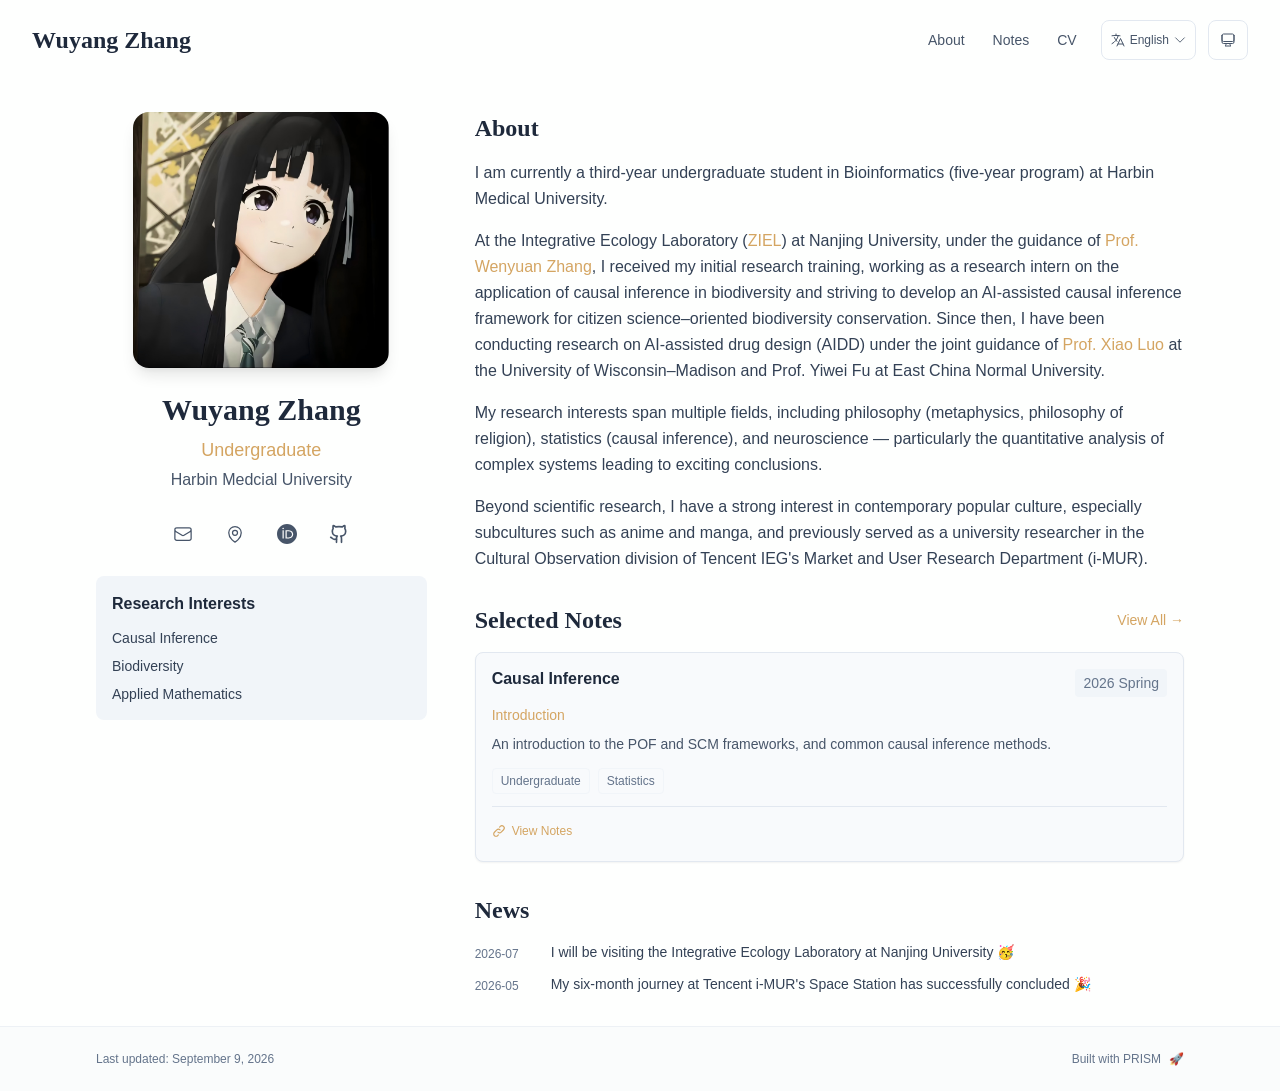
<file: index.html>
<!DOCTYPE html><html lang="en" class="scroll-smooth"><head><meta charSet="utf-8"/><meta name="viewport" content="width=device-width, initial-scale=1"/><link rel="preload" as="image" href="/bio.png"/><link rel="stylesheet" href="/_next/static/css/55840b96568f2dbf.css" data-precedence="next"/><link rel="preload" as="script" fetchPriority="low" href="/_next/static/chunks/webpack-453cfa65acb2a8a8.js"/><script src="/_next/static/chunks/4bd1b696-70b6d399998de86a.js" async=""></script><script src="/_next/static/chunks/684-5aaa8290a129f299.js" async=""></script><script src="/_next/static/chunks/main-app-99e8c8202084f33f.js" async=""></script><script src="/_next/static/chunks/461-a9a5d7b05a71d978.js" async=""></script><script src="/_next/static/chunks/874-6cc630662f3664af.js" async=""></script><script src="/_next/static/chunks/781-565f00b965bb18d8.js" async=""></script><script src="/_next/static/chunks/app/layout-55f086734425e70f.js" async=""></script><script src="/_next/static/chunks/178-595a94b9af1e67b5.js" async=""></script><script src="/_next/static/chunks/748-d096d200744a9fdd.js" async=""></script><script src="/_next/static/chunks/app/page-21c7cf80551a12f3.js" async=""></script><link rel="preload" href="https://www.googletagmanager.com/gtag/js?id=G-JT2E0VYDZC" as="script"/><link rel="icon" href="/bio.png" type="image/svg+xml"/><link rel="dns-prefetch" href="https://jialeliu.com"/><link rel="preconnect" href="https://jialeliu.com" crossorigin=""/><link rel="preload" as="font" type="font/woff2" href="https://jialeliu.com/fonts/georgiab.woff2" crossorigin=""/><script>
              try {
                const theme = localStorage.getItem('theme-storage');
                const parsed = theme ? JSON.parse(theme) : null;
                const setting = parsed?.state?.theme || 'system';
                const prefersDark = typeof window !== 'undefined' && window.matchMedia && window.matchMedia('(prefers-color-scheme: dark)').matches;
                const effective = setting === 'dark' ? 'dark' : (setting === 'light' ? 'light' : (prefersDark ? 'dark' : 'light'));
                var root = document.documentElement;
                root.classList.add(effective);
                root.setAttribute('data-theme', effective);
              } catch (e) {
                var root = document.documentElement;
                root.classList.add('light');
                root.setAttribute('data-theme', 'light');
              }
            </script><script>
    try {
      const cfg = {"enabled":true,"locales":["zh","en"],"defaultLocale":"en","mode":"auto","fixedLocale":"en","persist":true,"switcher":true,"labels":{"zh":"Chinese","en":"English"}};
      const storageKey = 'locale-storage';
      const normalize = (value) => typeof value === 'string' ? value.trim().replace('_', '-').toLowerCase() : '';
      const matchLocale = (candidate) => {
        const normalized = normalize(candidate);
        if (!normalized) return null;
        if (cfg.locales.includes(normalized)) return normalized;
        const language = normalized.split('-')[0];
        if (cfg.locales.includes(language)) return language;
        return null;
      };

      let resolved = null;

      if (!cfg.enabled) {
        resolved = cfg.defaultLocale;
      } else if (cfg.persist) {
        resolved = matchLocale(localStorage.getItem(storageKey));
      }

      if (!resolved) {
        if (cfg.mode === 'fixed') {
          resolved = cfg.fixedLocale;
        } else {
          resolved = matchLocale(navigator.language);
        }
      }

      if (!resolved) {
        resolved = cfg.defaultLocale;
      }

      const root = document.documentElement;
      root.lang = resolved;
      root.setAttribute('data-locale', resolved);

      if (cfg.persist) {
        localStorage.setItem(storageKey, resolved);
      }
    } catch (e) {
      const root = document.documentElement;
      root.lang = 'en';
      root.setAttribute('data-locale', 'en');
    }
  </script><title>Wuyang Zhang</title><meta name="description" content="PhD student at the University of Example."/><meta name="author" content="Wuyang Zhang"/><meta name="keywords" content="Wuyang Zhang,PhD,Research,Harbin Medcial University"/><meta name="creator" content="Wuyang Zhang"/><meta name="publisher" content="Wuyang Zhang"/><meta property="og:title" content="Wuyang Zhang"/><meta property="og:description" content="PhD student at the University of Example."/><meta property="og:site_name" content="Wuyang Zhang&#x27;s Academic Website"/><meta property="og:locale" content="en_US"/><meta property="og:type" content="website"/><meta name="twitter:card" content="summary"/><meta name="twitter:title" content="Wuyang Zhang"/><meta name="twitter:description" content="PhD student at the University of Example."/><link rel="icon" href="/bio.png"/><script>document.querySelectorAll('body link[rel="icon"], body link[rel="apple-touch-icon"]').forEach(el => document.head.appendChild(el))</script><script src="/_next/static/chunks/polyfills-42372ed130431b0a.js" noModule=""></script></head><body class="font-sans antialiased"><div style="visibility:hidden"><nav class="fixed top-0 left-0 right-0 z-50" data-headlessui-state=""><div class="transition-all duration-300 ease-out bg-transparent" style="transform:translateY(-100px)"><div class="max-w-7xl mx-auto px-4 sm:px-6 lg:px-8"><div class="flex justify-between items-center h-16 lg:h-20"><div class="flex-shrink-0" tabindex="0"><a class="text-xl lg:text-2xl font-serif font-semibold text-primary hover:text-accent transition-colors duration-200" href="/">Wuyang Zhang</a></div><div class="hidden lg:block"><div class="ml-10 flex items-center space-x-3"><div class="relative flex items-baseline space-x-1"><a data-nav-href="/" class="relative px-3 py-2 text-sm font-medium rounded-lg transition-colors duration-150 text-primary" href="/">About</a><a data-nav-href="/notes" class="relative px-3 py-2 text-sm font-medium rounded-lg transition-colors duration-150 text-neutral-600" href="/notes/">Notes</a><a data-nav-href="/cv" class="relative px-3 py-2 text-sm font-medium rounded-lg transition-colors duration-150 text-neutral-600" href="/cv/">CV</a></div><div class="flex items-center justify-center w-14 h-10 rounded-lg border border-neutral-200 dark:border-[rgba(148,163,184,0.24)] bg-background dark:bg-neutral-800"><div class="w-6 h-4 rounded bg-neutral-300 animate-pulse"></div></div><div class="flex items-center justify-center w-10 h-10 rounded-lg border border-neutral-200 dark:border-[rgba(148,163,184,0.24)] bg-background dark:bg-neutral-800"><div class="w-4 h-4 rounded-full bg-neutral-300 animate-pulse"></div></div></div></div><div class="lg:hidden flex items-center space-x-2"><div class="flex items-center justify-center w-14 h-10 rounded-lg border border-neutral-200 dark:border-[rgba(148,163,184,0.24)] bg-background dark:bg-neutral-800"><div class="w-6 h-4 rounded bg-neutral-300 animate-pulse"></div></div><div class="flex items-center justify-center w-10 h-10 rounded-lg border border-neutral-200 dark:border-[rgba(148,163,184,0.24)] bg-background dark:bg-neutral-800"><div class="w-4 h-4 rounded-full bg-neutral-300 animate-pulse"></div></div><button class="inline-flex items-center justify-center p-2 rounded-md text-neutral-600 hover:text-primary hover:bg-neutral-100 dark:hover:bg-neutral-800 focus:outline-none focus:ring-2 focus:ring-inset focus:ring-accent transition-colors duration-200" id="headlessui-disclosure-button-«Rv5lb»" type="button" aria-expanded="false" data-headlessui-state=""><span class="sr-only">Open main menu</span><div><svg xmlns="http://www.w3.org/2000/svg" fill="none" viewBox="0 0 24 24" stroke-width="1.5" stroke="currentColor" aria-hidden="true" data-slot="icon" class="block h-6 w-6"><path stroke-linecap="round" stroke-linejoin="round" d="M3.75 6.75h16.5M3.75 12h16.5m-16.5 5.25h16.5"></path></svg></div></button></div></div></div></div></nav><main class="min-h-screen pt-16 lg:pt-20"><div class="max-w-6xl mx-auto px-4 sm:px-6 lg:px-8 py-8 bg-background min-h-screen"><div class="grid grid-cols-1 lg:grid-cols-3 gap-12"><div class="lg:col-span-1"><div class="sticky top-8" style="opacity:0;transform:translateY(20px)"><div class="w-64 h-64 mx-auto mb-6 rounded-2xl overflow-hidden shadow-lg hover:shadow-xl transition-all duration-200 hover:scale-105"><img alt="Wuyang Zhang" width="256" height="256" decoding="async" data-nimg="1" class="w-full h-full object-cover object-[32%_center]" style="color:transparent" src="/bio.png"/></div><div class="text-center mb-6"><h1 class="text-3xl font-serif font-bold text-primary mb-2">Wuyang Zhang</h1><p class="text-lg text-accent font-medium mb-1">Undergraduate</p><p class="text-neutral-600 mb-2">Harbin Medcial University</p></div><div class="flex flex-wrap justify-center gap-3 sm:gap-4 mb-6 relative px-2"><div class="relative"><button class="p-2 sm:p-2 transition-colors duration-200 text-neutral-600 dark:text-neutral-400 hover:text-accent" aria-label="Email"><svg xmlns="http://www.w3.org/2000/svg" fill="none" viewBox="0 0 24 24" stroke-width="1.5" stroke="currentColor" aria-hidden="true" data-slot="icon" class="h-5 w-5"><path stroke-linecap="round" stroke-linejoin="round" d="M21.75 6.75v10.5a2.25 2.25 0 0 1-2.25 2.25h-15a2.25 2.25 0 0 1-2.25-2.25V6.75m19.5 0A2.25 2.25 0 0 0 19.5 4.5h-15a2.25 2.25 0 0 0-2.25 2.25m19.5 0v.243a2.25 2.25 0 0 1-1.07 1.916l-7.5 4.615a2.25 2.25 0 0 1-2.36 0L3.32 8.91a2.25 2.25 0 0 1-1.07-1.916V6.75"></path></svg></button></div><div class="relative"><button class="p-2 sm:p-2 transition-colors duration-200 text-neutral-600 dark:text-neutral-400 hover:text-accent" aria-label="Location"><svg xmlns="http://www.w3.org/2000/svg" fill="none" viewBox="0 0 24 24" stroke-width="1.5" stroke="currentColor" aria-hidden="true" data-slot="icon" class="h-5 w-5"><path stroke-linecap="round" stroke-linejoin="round" d="M15 10.5a3 3 0 1 1-6 0 3 3 0 0 1 6 0Z"></path><path stroke-linecap="round" stroke-linejoin="round" d="M19.5 10.5c0 7.142-7.5 11.25-7.5 11.25S4.5 17.642 4.5 10.5a7.5 7.5 0 1 1 15 0Z"></path></svg></button></div><a href="https://orcid.org/0009-0001-8119-7524" target="_blank" rel="noopener noreferrer" class="p-2 sm:p-2 text-neutral-600 dark:text-neutral-400 hover:text-accent transition-colors duration-200" aria-label="ORCID"><svg viewBox="0 0 24 24" fill="currentColor" class="h-5 w-5" xmlns="http://www.w3.org/2000/svg"><path d="M12 0C5.372 0 0 5.372 0 12s5.372 12 12 12 12-5.372 12-12S18.628 0 12 0zM7.369 4.378c.525 0 .947.431.947.947s-.422.947-.947.947a.95.95 0 0 1-.947-.947c0-.525.422-.947.947-.947zm-.722 3.038h1.444v10.041H6.647V7.416zm3.562 0h3.9c3.712 0 5.344 2.653 5.344 5.025 0 2.578-2.016 5.025-5.325 5.025h-3.919V7.416zm1.444 1.303v7.444h2.297c3.272 0 4.022-2.484 4.022-3.722 0-2.016-1.284-3.722-4.097-3.722h-2.222z"></path></svg></a><a href="https://github.com/Gloridew" target="_blank" rel="noopener noreferrer" class="p-2 sm:p-2 text-neutral-600 dark:text-neutral-400 hover:text-accent transition-colors duration-200" aria-label="GitHub"><svg xmlns="http://www.w3.org/2000/svg" width="24" height="24" viewBox="0 0 24 24" fill="none" stroke="currentColor" stroke-width="2" stroke-linecap="round" stroke-linejoin="round" class="lucide lucide-github h-5 w-5" aria-hidden="true"><path d="M15 22v-4a4.8 4.8 0 0 0-1-3.5c3 0 6-2 6-5.5.08-1.25-.27-2.48-1-3.5.28-1.15.28-2.35 0-3.5 0 0-1 0-3 1.5-2.64-.5-5.36-.5-8 0C6 2 5 2 5 2c-.3 1.15-.3 2.35 0 3.5A5.403 5.403 0 0 0 4 9c0 3.5 3 5.5 6 5.5-.39.49-.68 1.05-.85 1.65-.17.6-.22 1.23-.15 1.85v4"></path><path d="M9 18c-4.51 2-5-2-7-2"></path></svg></a></div><div class="bg-neutral-100 dark:bg-neutral-800 rounded-lg p-4 mb-6 hover:shadow-lg transition-all duration-200 hover:scale-[1.02]"><h3 class="font-semibold text-primary mb-3">Research Interests</h3><div class="space-y-2 text-sm text-neutral-700 dark:text-neutral-500"><div>Causal Inference</div><div>Biodiversity</div><div>Applied Mathematics</div></div></div></div></div><div class="lg:col-span-2 space-y-8"><section id="about" class="scroll-mt-24 space-y-8"><section style="opacity:0;transform:translateY(20px)"><h2 class="text-2xl font-serif font-bold text-primary mb-4">About</h2><div class="text-neutral-700 dark:text-neutral-600 leading-relaxed"><p class="mb-4 last:mb-0">I am currently a third-year undergraduate student in Bioinformatics (five-year program) at Harbin Medical University.</p>
<p class="mb-4 last:mb-0">At the Integrative Ecology Laboratory (<a href="https://wenyuanzhang.com" node="[object Object]" target="_blank" rel="noopener noreferrer" class="text-accent font-medium transition-all duration-200 rounded hover:bg-accent/10 hover:shadow-sm">ZIEL</a>) at Nanjing University, under the guidance of <a href="https://wenyuanzhang.com" node="[object Object]" target="_blank" rel="noopener noreferrer" class="text-accent font-medium transition-all duration-200 rounded hover:bg-accent/10 hover:shadow-sm">Prof. Wenyuan Zhang</a>, I received my initial research training, working as a research intern on the application of causal inference in biodiversity and striving to develop an AI-assisted causal inference framework for citizen science–oriented biodiversity conservation. Since then, I have been conducting research on AI-assisted drug design (AIDD) under the joint guidance of <a href="https://luoxiao12.github.io/" node="[object Object]" target="_blank" rel="noopener noreferrer" class="text-accent font-medium transition-all duration-200 rounded hover:bg-accent/10 hover:shadow-sm">Prof. Xiao Luo</a> at the University of Wisconsin–Madison and Prof. Yiwei Fu at East China Normal University.</p>
<p class="mb-4 last:mb-0">My research interests span multiple fields, including philosophy (metaphysics, philosophy of religion), statistics (causal inference), and neuroscience — particularly the quantitative analysis of complex systems leading to exciting conclusions.</p>
<p class="mb-4 last:mb-0">Beyond scientific research, I have a strong interest in contemporary popular culture, especially subcultures such as anime and manga, and previously served as a university researcher in the Cultural Observation division of Tencent IEG&#x27;s Market and User Research Department (i-MUR).</p></div></section><section style="opacity:0;transform:translateY(20px)"><div class="flex items-center justify-between mb-4"><h2 class="text-2xl font-serif font-bold text-primary">Selected Notes</h2><a class="text-accent hover:text-accent-dark text-sm font-medium transition-all duration-200 rounded hover:bg-accent/10 hover:shadow-sm" href="/notes/">View All<!-- --> →</a></div><div class="space-y-4"><div class="bg-neutral-50 dark:bg-neutral-800 p-4 rounded-lg shadow-sm border border-neutral-200 dark:border-[rgba(148,163,184,0.24)] hover:shadow-lg transition-all duration-200 hover:scale-[1.02]" style="opacity:0;transform:translateY(20px)"><div class="flex justify-between items-start mb-2"><h3 class="font-semibold text-primary leading-tight">Causal Inference</h3><span class="text-sm text-neutral-500 font-medium bg-neutral-100 dark:bg-neutral-800 px-2 py-1 rounded ml-2 shrink-0">2026 Spring</span></div><p class="text-sm text-accent font-medium mb-2">Introduction</p><div class="text-sm text-neutral-600 dark:text-neutral-500 leading-relaxed line-clamp-3"><p class="mb-3 last:mb-0">An introduction to the POF and SCM frameworks, and common causal inference methods.</p></div><div class="flex flex-wrap gap-2 mt-3"><span class="text-xs text-neutral-500 bg-neutral-50 dark:bg-neutral-800/50 px-2 py-1 rounded border border-neutral-100 dark:border-neutral-800">Undergraduate</span><span class="text-xs text-neutral-500 bg-neutral-50 dark:bg-neutral-800/50 px-2 py-1 rounded border border-neutral-100 dark:border-neutral-800">Statistics</span></div><div class="mt-3 pt-3 border-t border-neutral-200 dark:border-[rgba(148,163,184,0.16)]"><a href="https://drive.google.com/file/d/1H-NhKvjM-PzD1nAyXTvztYfgsQd-P7fM/view?usp=drive_link" target="_blank" rel="noopener noreferrer" class="inline-flex items-center gap-1.5 text-xs text-accent hover:text-accent-dark font-medium transition-all duration-200 rounded hover:bg-accent/10 px-2 py-1 -ml-2"><svg class="w-3.5 h-3.5" fill="none" viewBox="0 0 24 24" stroke="currentColor" stroke-width="2"><path stroke-linecap="round" stroke-linejoin="round" d="M13.828 10.172a4 4 0 00-5.656 0l-4 4a4 4 0 105.656 5.656l1.102-1.101m-.758-4.899a4 4 0 005.656 0l4-4a4 4 0 00-5.656-5.656l-1.1 1.1"></path></svg>View Notes</a></div></div></div></section><section style="opacity:0;transform:translateY(20px)"><h2 class="text-2xl font-serif font-bold text-primary mb-4">News</h2><div class="space-y-3"><div class="flex items-start space-x-3"><span class="text-xs text-neutral-500 mt-1 w-16 flex-shrink-0">2026-07</span><p class="text-sm text-neutral-700">I will be visiting the Integrative Ecology Laboratory at Nanjing University 🥳</p></div><div class="flex items-start space-x-3"><span class="text-xs text-neutral-500 mt-1 w-16 flex-shrink-0">2026-05</span><p class="text-sm text-neutral-700">My six-month journey at Tencent i-MUR&#x27;s Space Station has successfully concluded 🎉</p></div></div></section></section></div></div></div><!--$--><!--/$--><!--$--><!--/$--></main><footer class="border-t border-neutral-200/50 bg-neutral-50/50 dark:bg-neutral-900/50 dark:border-neutral-700/50"><div class="max-w-6xl mx-auto px-4 sm:px-6 lg:px-8 py-6"><div class="flex flex-col sm:flex-row justify-between items-center gap-2"><p class="text-xs text-neutral-500">Last updated<!-- -->: <!-- -->September 9, 2026</p><p class="text-xs text-neutral-500 flex items-center"><a href="https://github.com/xyjoey/PRISM" target="_blank" rel="noopener noreferrer">Built with PRISM</a><span class="ml-2">🚀</span></p></div></div></footer></div><script src="/_next/static/chunks/webpack-453cfa65acb2a8a8.js" async=""></script><script>(self.__next_f=self.__next_f||[]).push([0])</script><script>self.__next_f.push([1,"1:\"$Sreact.fragment\"\n3:I[9243,[\"461\",\"static/chunks/461-a9a5d7b05a71d978.js\",\"874\",\"static/chunks/874-6cc630662f3664af.js\",\"781\",\"static/chunks/781-565f00b965bb18d8.js\",\"177\",\"static/chunks/app/layout-55f086734425e70f.js\"],\"\"]\n4:I[3719,[\"461\",\"static/chunks/461-a9a5d7b05a71d978.js\",\"874\",\"static/chunks/874-6cc630662f3664af.js\",\"781\",\"static/chunks/781-565f00b965bb18d8.js\",\"177\",\"static/chunks/app/layout-55f086734425e70f.js\"],\"ThemeProvider\"]\n5:I[310,[\"461\",\"static/chunks/461-a9a5d7b05a71d978.js\",\"874\",\"static/chunks/874-6cc630662f3664af.js\",\"781\",\"static/chunks/781-565f00b965bb18d8.js\",\"177\",\"static/chunks/app/layout-55f086734425e70f.js\"],\"LocaleProvider\"]\n6:I[4574,[\"461\",\"static/chunks/461-a9a5d7b05a71d978.js\",\"874\",\"static/chunks/874-6cc630662f3664af.js\",\"781\",\"static/chunks/781-565f00b965bb18d8.js\",\"177\",\"static/chunks/app/layout-55f086734425e70f.js\"],\"default\"]\n7:I[7555,[],\"\"]\n8:I[1295,[],\"\"]\n9:I[2548,[\"461\",\"static/chunks/461-a9a5d7b05a71d978.js\",\"874\",\"static/chunks/874-6cc630662f3664af.js\",\"781\",\"static/chunks/781-565f00b965bb18d8.js\",\"177\",\"static/chunks/app/layout-55f086734425e70f.js\"],\"default\"]\na:I[2983,[\"461\",\"static/chunks/461-a9a5d7b05a71d978.js\",\"178\",\"static/chunks/178-595a94b9af1e67b5.js\",\"874\",\"static/chunks/874-6cc630662f3664af.js\",\"748\",\"static/chunks/748-d096d200744a9fdd.js\",\"974\",\"static/chunks/app/page-21c7cf80551a12f3.js\"],\"default\"]\nc:I[9665,[],\"MetadataBoundary\"]\ne:I[9665,[],\"OutletBoundary\"]\n11:I[4911,[],\"AsyncMetadataOutlet\"]\n13:I[9665,[],\"ViewportBoundary\"]\n15:I[6614,[],\"\"]\n:HL[\"/_next/static/css/55840b96568f2dbf.css\",\"style\"]\n2:T5d8,\n    try {\n      const cfg = {\"enabled\":true,\"locales\":[\"zh\",\"en\"],\"defaultLocale\":\"en\",\"mode\":\"auto\",\"fixedLocale\":\"en\",\"persist\":true,\"switcher\":true,\"labels\":{\"zh\":\"Chinese\",\"en\":\"English\"}};\n      const storageKey = 'locale-storage';\n      const normalize = (value) =\u003e typeof value === 'string' ? value.trim().replace('_', '-').toLowerCase() : '';\n      const matchLocale = (candidate) =\u003e {\n        const normalized = normalize(candidate);\n        if (!no"])</script><script>self.__next_f.push([1,"rmalized) return null;\n        if (cfg.locales.includes(normalized)) return normalized;\n        const language = normalized.split('-')[0];\n        if (cfg.locales.includes(language)) return language;\n        return null;\n      };\n\n      let resolved = null;\n\n      if (!cfg.enabled) {\n        resolved = cfg.defaultLocale;\n      } else if (cfg.persist) {\n        resolved = matchLocale(localStorage.getItem(storageKey));\n      }\n\n      if (!resolved) {\n        if (cfg.mode === 'fixed') {\n          resolved = cfg.fixedLocale;\n        } else {\n          resolved = matchLocale(navigator.language);\n        }\n      }\n\n      if (!resolved) {\n        resolved = cfg.defaultLocale;\n      }\n\n      const root = document.documentElement;\n      root.lang = resolved;\n      root.setAttribute('data-locale', resolved);\n\n      if (cfg.persist) {\n        localStorage.setItem(storageKey, resolved);\n      }\n    } catch (e) {\n      const root = document.documentElement;\n      root.lang = 'en';\n      root.setAttribute('data-locale', 'en');\n    }\n  b:T520,I am currently a third-year undergraduate student in Bioinformatics (five-year program) at Harbin Medical University.\n\nAt the Integrative Ecology Laboratory ([ZIEL](https://wenyuanzhang.com)) at Nanjing University, under the guidance of [Prof. Wenyuan Zhang](https://wenyuanzhang.com), I received my initial research training, working as a research intern on the application of causal inference in biodiversity and striving to develop an AI-assisted causal inference framework for citizen science–oriented biodiversity conservation. Since then, I have been conducting research on AI-assisted drug design (AIDD) under the joint guidance of [Prof. Xiao Luo](https://luoxiao12.github.io/) at the University of Wisconsin–Madison and Prof. Yiwei Fu at East China Normal University.\n\nMy research interests span multiple fields, including philosophy (metaphysics, philosophy of religion), statistics (causal inference), and neuroscience — particularly the quantitative analysis of complex systems leading "])</script><script>self.__next_f.push([1,"to exciting conclusions.\n\nBeyond scientific research, I have a strong interest in contemporary popular culture, especially subcultures such as anime and manga, and previously served as a university researcher in the Cultural Observation division of Tencent IEG's Market and User Research Department (i-MUR).\n"])</script><script>self.__next_f.push([1,"0:{\"P\":null,\"b\":\"-GCO3yZUsykt7FlU0vhbd\",\"p\":\"\",\"c\":[\"\",\"\"],\"i\":false,\"f\":[[[\"\",{\"children\":[\"__PAGE__\",{}]},\"$undefined\",\"$undefined\",true],[\"\",[\"$\",\"$1\",\"c\",{\"children\":[[[\"$\",\"link\",\"0\",{\"rel\":\"stylesheet\",\"href\":\"/_next/static/css/55840b96568f2dbf.css\",\"precedence\":\"next\",\"crossOrigin\":\"$undefined\",\"nonce\":\"$undefined\"}]],[\"$\",\"html\",null,{\"lang\":\"en\",\"className\":\"scroll-smooth\",\"suppressHydrationWarning\":true,\"children\":[[\"$\",\"head\",null,{\"children\":[[\"$\",\"link\",null,{\"rel\":\"icon\",\"href\":\"/bio.png\",\"type\":\"image/svg+xml\"}],[\"$\",\"link\",null,{\"rel\":\"dns-prefetch\",\"href\":\"https://jialeliu.com\"}],[\"$\",\"link\",null,{\"rel\":\"preconnect\",\"href\":\"https://jialeliu.com\",\"crossOrigin\":\"\"}],[\"$\",\"link\",null,{\"rel\":\"preload\",\"as\":\"font\",\"type\":\"font/woff2\",\"href\":\"https://jialeliu.com/fonts/georgiab.woff2\",\"crossOrigin\":\"\"}],[\"$\",\"script\",null,{\"dangerouslySetInnerHTML\":{\"__html\":\"\\n              try {\\n                const theme = localStorage.getItem('theme-storage');\\n                const parsed = theme ? JSON.parse(theme) : null;\\n                const setting = parsed?.state?.theme || 'system';\\n                const prefersDark = typeof window !== 'undefined' \u0026\u0026 window.matchMedia \u0026\u0026 window.matchMedia('(prefers-color-scheme: dark)').matches;\\n                const effective = setting === 'dark' ? 'dark' : (setting === 'light' ? 'light' : (prefersDark ? 'dark' : 'light'));\\n                var root = document.documentElement;\\n                root.classList.add(effective);\\n                root.setAttribute('data-theme', effective);\\n              } catch (e) {\\n                var root = document.documentElement;\\n                root.classList.add('light');\\n                root.setAttribute('data-theme', 'light');\\n              }\\n            \"}}],[\"$\",\"script\",null,{\"dangerouslySetInnerHTML\":{\"__html\":\"$2\"}}]]}],[\"$\",\"body\",null,{\"className\":\"font-sans antialiased\",\"children\":[[[\"$\",\"$L3\",null,{\"src\":\"https://www.googletagmanager.com/gtag/js?id=G-JT2E0VYDZC\",\"strategy\":\"afterInteractive\"}],[\"$\",\"$L3\",null,{\"id\":\"google-analytics\",\"strategy\":\"afterInteractive\",\"children\":\"\\n                if (window.location.hostname === 'gloridew.github.io') {\\n                  window.dataLayer = window.dataLayer || [];\\n                  function gtag() { window.dataLayer.push(arguments); }\\n                  window.gtag = gtag;\\n                  gtag('js', new Date());\\n                  gtag('config', 'G-JT2E0VYDZC');\\n                }\\n              \"}]],[\"$\",\"$L4\",null,{\"children\":[\"$\",\"$L5\",null,{\"config\":{\"enabled\":true,\"locales\":[\"zh\",\"en\"],\"defaultLocale\":\"en\",\"mode\":\"auto\",\"fixedLocale\":\"en\",\"persist\":true,\"switcher\":true,\"labels\":{\"zh\":\"Chinese\",\"en\":\"English\"}},\"children\":[[\"$\",\"$L6\",null,{\"items\":[{\"title\":\"About\",\"type\":\"page\",\"target\":\"about\",\"href\":\"/\"},{\"title\":\"Notes\",\"type\":\"page\",\"target\":\"notes\",\"href\":\"/notes\"},{\"title\":\"CV\",\"type\":\"page\",\"target\":\"cv\",\"href\":\"/cv\"}],\"siteTitle\":\"Wuyang Zhang\",\"enableOnePageMode\":false,\"i18n\":\"$0:f:0:1:1:props:children:1:props:children:1:props:children:1:props:children:props:config\",\"itemsByLocale\":{\"zh\":[{\"title\":\"关于我\",\"type\":\"page\",\"target\":\"about\",\"href\":\"/\"},{\"title\":\"笔记\",\"type\":\"page\",\"target\":\"notes\",\"href\":\"/notes\"},{\"title\":\"简历\",\"type\":\"page\",\"target\":\"cv\",\"href\":\"/cv\"}],\"en\":[{\"title\":\"About\",\"type\":\"page\",\"target\":\"about\",\"href\":\"/\"},{\"title\":\"Notes\",\"type\":\"page\",\"target\":\"notes\",\"href\":\"/notes\"},{\"title\":\"CV\",\"type\":\"page\",\"target\":\"cv\",\"href\":\"/cv\"}]},\"siteTitleByLocale\":{\"zh\":\"张武阳\",\"en\":\"Wuyang Zhang\"}}],[\"$\",\"main\",null,{\"className\":\"min-h-screen pt-16 lg:pt-20\",\"children\":[\"$\",\"$L7\",null,{\"parallelRouterKey\":\"children\",\"error\":\"$undefined\",\"errorStyles\":\"$undefined\",\"errorScripts\":\"$undefined\",\"template\":[\"$\",\"$L8\",null,{}],\"templateStyles\":\"$undefined\",\"templateScripts\":\"$undefined\",\"notFound\":[[[\"$\",\"title\",null,{\"children\":\"404: This page could not be found.\"}],[\"$\",\"div\",null,{\"style\":{\"fontFamily\":\"system-ui,\\\"Segoe UI\\\",Roboto,Helvetica,Arial,sans-serif,\\\"Apple Color Emoji\\\",\\\"Segoe UI Emoji\\\"\",\"height\":\"100vh\",\"textAlign\":\"center\",\"display\":\"flex\",\"flexDirection\":\"column\",\"alignItems\":\"center\",\"justifyContent\":\"center\"},\"children\":[\"$\",\"div\",null,{\"children\":[[\"$\",\"style\",null,{\"dangerouslySetInnerHTML\":{\"__html\":\"body{color:#000;background:#fff;margin:0}.next-error-h1{border-right:1px solid rgba(0,0,0,.3)}@media (prefers-color-scheme:dark){body{color:#fff;background:#000}.next-error-h1{border-right:1px solid rgba(255,255,255,.3)}}\"}}],[\"$\",\"h1\",null,{\"className\":\"next-error-h1\",\"style\":{\"display\":\"inline-block\",\"margin\":\"0 20px 0 0\",\"padding\":\"0 23px 0 0\",\"fontSize\":24,\"fontWeight\":500,\"verticalAlign\":\"top\",\"lineHeight\":\"49px\"},\"children\":404}],[\"$\",\"div\",null,{\"style\":{\"display\":\"inline-block\"},\"children\":[\"$\",\"h2\",null,{\"style\":{\"fontSize\":14,\"fontWeight\":400,\"lineHeight\":\"49px\",\"margin\":0},\"children\":\"This page could not be found.\"}]}]]}]}]],[]],\"forbidden\":\"$undefined\",\"unauthorized\":\"$undefined\"}]}],[\"$\",\"$L9\",null,{\"lastUpdated\":\"September 9, 2026\",\"lastUpdatedByLocale\":{\"zh\":\"2026年9月9日\",\"en\":\"September 9, 2026\"},\"defaultLocale\":\"en\"}]]}]}]]}]]}]]}],{\"children\":[\"__PAGE__\",[\"$\",\"$1\",\"c\",{\"children\":[[\"$\",\"$La\",null,{\"dataByLocale\":{\"zh\":{\"author\":{\"name\":\"张武阳\",\"title\":\"本科生\",\"institution\":\"哈尔滨医科大学\",\"avatar\":\"/bio.png\"},\"social\":{\"email\":\"zhangwy1223@gmail.com\",\"location\":\"中国，哈尔滨\",\"location_details\":[\"中国，哈尔滨\"],\"orcid\":\"https://orcid.org/0009-0001-8119-7524\",\"github\":\"https://github.com/Gloridew\"},\"features\":{\"enable_likes\":false,\"enable_one_page_mode\":false},\"enableOnePageMode\":false,\"researchInterests\":[\"因果推断\",\"生物多样性\",\"应用数学\"],\"pagesToShow\":[{\"type\":\"about\",\"id\":\"about\",\"sections\":[{\"id\":\"about\",\"type\":\"markdown\",\"source\":\"bio.md\",\"title\":\"关于我\",\"content\":\"我目前就读于哈尔滨医科大学生物信息学（五年制）本科三年级。\\r\\n\\r\\n在南京大学整合生态学实验室（[ZIEL](https://wenyuanzhang.com)），在[张文远教授](https://wenyuanzhang.com)的指导下，我接受了最初的科研训练，作为研究实习生进行因果推断在生物多样性中应用的研究，为开发面向公民科学的AI辅助的生物多样性保护因果推断框架而努力。此后，我在美国威斯康星大学麦迪逊分校的[罗霄教授](https://luoxiao12.github.io/)和华东师范大学付艺伟教授的联合指导下进行AI辅助药物设计（AIDD）的研究。\\r\\n\\r\\n我对研究的兴趣涵盖多个领域，包括哲学（形而上学、宗教哲学）、统计学（因果推断）、脑科学等，尤其是对复杂系统进行定量分析从而得出激动人心的结论。\\r\\n\\r\\n在科学研究以外，我对当代流行文化，特别是二次元等亚文化有着浓厚的兴趣，曾担任腾讯IEG事业群市场与用户研究部（i-MUR）文化观察方向高校研究员。\\r\\n\"},{\"id\":\"notes\",\"type\":\"cards\",\"title\":\"学习笔记\",\"source\":\"notes.toml\",\"filter\":\"selected\",\"limit\":1,\"cards\":[{\"title\":\"因果推断\",\"subtitle\":\"入门\",\"date\":\"2026春\",\"content\":\"POF与SCM框架及常用因果推断方法介绍\",\"tags\":[\"本科生\",\"统计学\"],\"selected\":true,\"link\":\"https://drive.google.com/file/d/1H-NhKvjM-PzD1nAyXTvztYfgsQd-P7fM/view?usp=drive_link\"}]},{\"id\":\"news\",\"type\":\"list\",\"title\":\"动态\",\"source\":\"news.toml\",\"items\":[{\"date\":\"2026-07\",\"content\":\"我将前往南京大学整合生态实验室访问🥳\"},{\"date\":\"2026-05\",\"content\":\"在腾讯i-MUR的六个月空间站之旅顺利结束🎉\"}]}]}]},\"en\":{\"author\":{\"name\":\"Wuyang Zhang\",\"title\":\"Undergraduate\",\"institution\":\"Harbin Medcial University\",\"avatar\":\"/bio.png\"},\"social\":{\"email\":\"zhangwy1223@gmail.com\",\"location\":\"Harbin, P.R. China\",\"location_details\":[\"Harbin, P.R. China\"],\"orcid\":\"https://orcid.org/0009-0001-8119-7524\",\"github\":\"https://github.com/Gloridew\"},\"features\":{\"enable_likes\":false,\"enable_one_page_mode\":false},\"enableOnePageMode\":false,\"researchInterests\":[\"Causal Inference\",\"Biodiversity\",\"Applied Mathematics\"],\"pagesToShow\":[{\"type\":\"about\",\"id\":\"about\",\"sections\":[{\"id\":\"about\",\"type\":\"markdown\",\"source\":\"bio.md\",\"title\":\"About\",\"content\":\"$b\"},{\"id\":\"notes\",\"type\":\"cards\",\"title\":\"Selected Notes\",\"source\":\"notes.toml\",\"filter\":\"selected\",\"limit\":1,\"cards\":[{\"title\":\"Causal Inference\",\"subtitle\":\"Introduction\",\"date\":\"2026 Spring\",\"content\":\"An introduction to the POF and SCM frameworks, and common causal inference methods.\",\"tags\":[\"Undergraduate\",\"Statistics\"],\"selected\":true,\"link\":\"https://drive.google.com/file/d/1H-NhKvjM-PzD1nAyXTvztYfgsQd-P7fM/view?usp=drive_link\"}]},{\"id\":\"news\",\"type\":\"list\",\"title\":\"News\",\"source\":\"news.toml\",\"items\":[{\"date\":\"2026-07\",\"content\":\"I will be visiting the Integrative Ecology Laboratory at Nanjing University 🥳\"},{\"date\":\"2026-05\",\"content\":\"My six-month journey at Tencent i-MUR's Space Station has successfully concluded 🎉\"}]}]}]}},\"defaultLocale\":\"en\"}],[\"$\",\"$Lc\",null,{\"children\":\"$Ld\"}],null,[\"$\",\"$Le\",null,{\"children\":[\"$Lf\",\"$L10\",[\"$\",\"$L11\",null,{\"promise\":\"$@12\"}]]}]]}],{},null,false]},null,false],[\"$\",\"$1\",\"h\",{\"children\":[null,[\"$\",\"$1\",\"-8KVDe1f_4NWVlUXDQGW0\",{\"children\":[[\"$\",\"$L13\",null,{\"children\":\"$L14\"}],null]}],null]}],false]],\"m\":\"$undefined\",\"G\":[\"$15\",\"$undefined\"],\"s\":false,\"S\":true}\n"])</script><script>self.__next_f.push([1,"16:\"$Sreact.suspense\"\n17:I[4911,[],\"AsyncMetadata\"]\nd:[\"$\",\"$16\",null,{\"fallback\":null,\"children\":[\"$\",\"$L17\",null,{\"promise\":\"$@18\"}]}]\n"])</script><script>self.__next_f.push([1,"10:null\n"])</script><script>self.__next_f.push([1,"14:[[\"$\",\"meta\",\"0\",{\"charSet\":\"utf-8\"}],[\"$\",\"meta\",\"1\",{\"name\":\"viewport\",\"content\":\"width=device-width, initial-scale=1\"}]]\nf:null\n"])</script><script>self.__next_f.push([1,"18:{\"metadata\":[[\"$\",\"title\",\"0\",{\"children\":\"Wuyang Zhang\"}],[\"$\",\"meta\",\"1\",{\"name\":\"description\",\"content\":\"PhD student at the University of Example.\"}],[\"$\",\"meta\",\"2\",{\"name\":\"author\",\"content\":\"Wuyang Zhang\"}],[\"$\",\"meta\",\"3\",{\"name\":\"keywords\",\"content\":\"Wuyang Zhang,PhD,Research,Harbin Medcial University\"}],[\"$\",\"meta\",\"4\",{\"name\":\"creator\",\"content\":\"Wuyang Zhang\"}],[\"$\",\"meta\",\"5\",{\"name\":\"publisher\",\"content\":\"Wuyang Zhang\"}],[\"$\",\"meta\",\"6\",{\"property\":\"og:title\",\"content\":\"Wuyang Zhang\"}],[\"$\",\"meta\",\"7\",{\"property\":\"og:description\",\"content\":\"PhD student at the University of Example.\"}],[\"$\",\"meta\",\"8\",{\"property\":\"og:site_name\",\"content\":\"Wuyang Zhang's Academic Website\"}],[\"$\",\"meta\",\"9\",{\"property\":\"og:locale\",\"content\":\"en_US\"}],[\"$\",\"meta\",\"10\",{\"property\":\"og:type\",\"content\":\"website\"}],[\"$\",\"meta\",\"11\",{\"name\":\"twitter:card\",\"content\":\"summary\"}],[\"$\",\"meta\",\"12\",{\"name\":\"twitter:title\",\"content\":\"Wuyang Zhang\"}],[\"$\",\"meta\",\"13\",{\"name\":\"twitter:description\",\"content\":\"PhD student at the University of Example.\"}],[\"$\",\"link\",\"14\",{\"rel\":\"icon\",\"href\":\"/bio.png\"}]],\"error\":null,\"digest\":\"$undefined\"}\n12:{\"metadata\":\"$18:metadata\",\"error\":null,\"digest\":\"$undefined\"}\n"])</script></body></html>
</file>
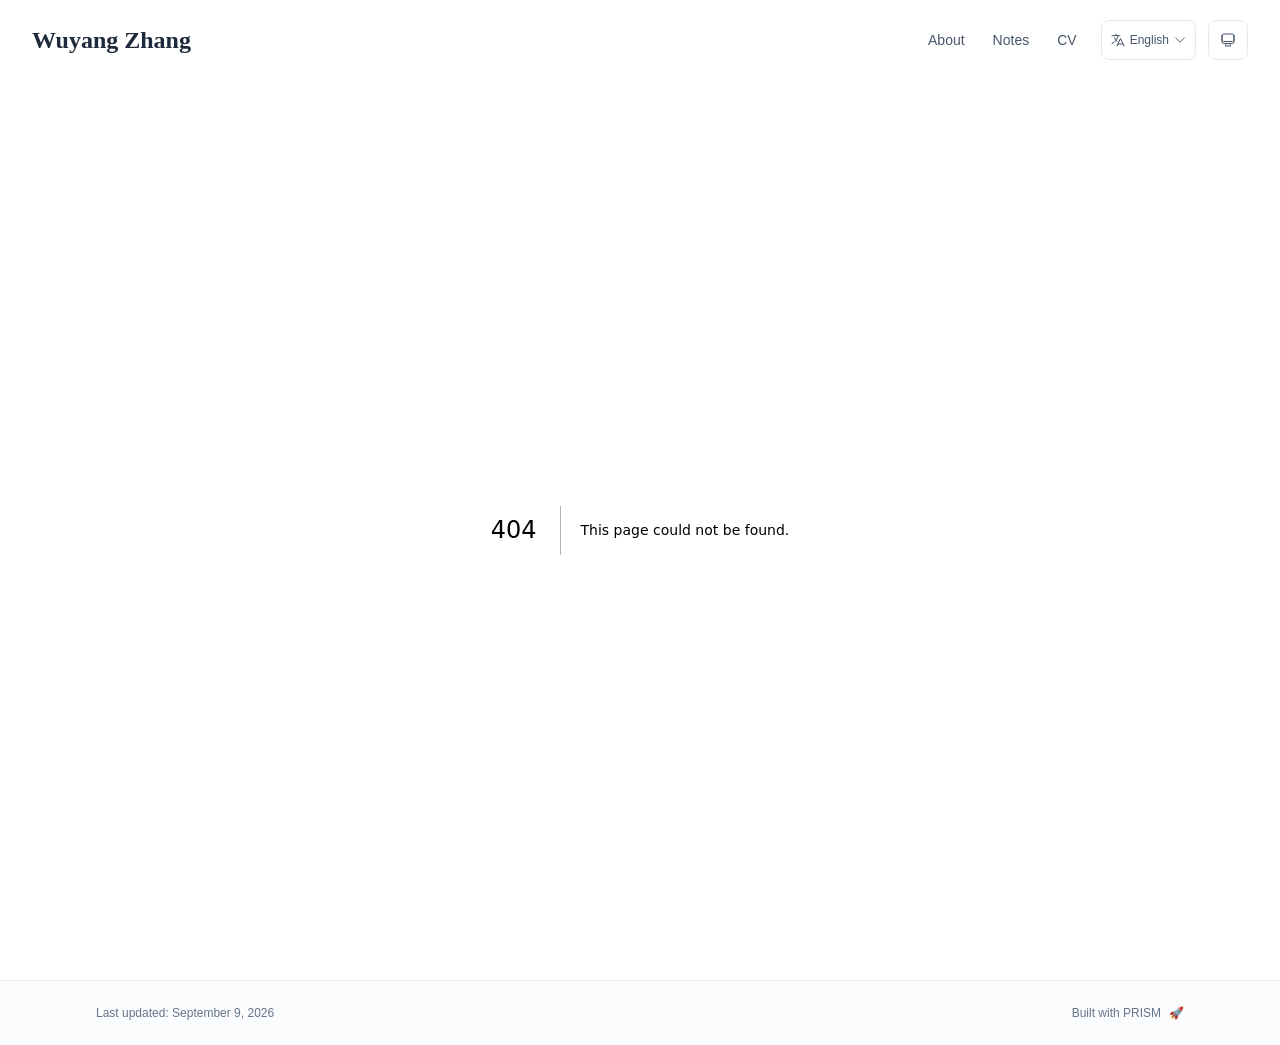
<file: 404/index.html>
<!DOCTYPE html><html lang="en" class="scroll-smooth"><head><meta charSet="utf-8"/><meta name="viewport" content="width=device-width, initial-scale=1"/><link rel="stylesheet" href="/_next/static/css/55840b96568f2dbf.css" data-precedence="next"/><link rel="preload" as="script" fetchPriority="low" href="/_next/static/chunks/webpack-453cfa65acb2a8a8.js"/><script src="/_next/static/chunks/4bd1b696-70b6d399998de86a.js" async=""></script><script src="/_next/static/chunks/684-5aaa8290a129f299.js" async=""></script><script src="/_next/static/chunks/main-app-99e8c8202084f33f.js" async=""></script><script src="/_next/static/chunks/461-a9a5d7b05a71d978.js" async=""></script><script src="/_next/static/chunks/874-6cc630662f3664af.js" async=""></script><script src="/_next/static/chunks/781-565f00b965bb18d8.js" async=""></script><script src="/_next/static/chunks/app/layout-55f086734425e70f.js" async=""></script><link rel="preload" href="https://www.googletagmanager.com/gtag/js?id=G-JT2E0VYDZC" as="script"/><meta name="robots" content="noindex"/><title>404: This page could not be found.</title><link rel="icon" href="/bio.png" type="image/svg+xml"/><link rel="dns-prefetch" href="https://jialeliu.com"/><link rel="preconnect" href="https://jialeliu.com" crossorigin=""/><link rel="preload" as="font" type="font/woff2" href="https://jialeliu.com/fonts/georgiab.woff2" crossorigin=""/><script>
              try {
                const theme = localStorage.getItem('theme-storage');
                const parsed = theme ? JSON.parse(theme) : null;
                const setting = parsed?.state?.theme || 'system';
                const prefersDark = typeof window !== 'undefined' && window.matchMedia && window.matchMedia('(prefers-color-scheme: dark)').matches;
                const effective = setting === 'dark' ? 'dark' : (setting === 'light' ? 'light' : (prefersDark ? 'dark' : 'light'));
                var root = document.documentElement;
                root.classList.add(effective);
                root.setAttribute('data-theme', effective);
              } catch (e) {
                var root = document.documentElement;
                root.classList.add('light');
                root.setAttribute('data-theme', 'light');
              }
            </script><script>
    try {
      const cfg = {"enabled":true,"locales":["zh","en"],"defaultLocale":"en","mode":"auto","fixedLocale":"en","persist":true,"switcher":true,"labels":{"zh":"Chinese","en":"English"}};
      const storageKey = 'locale-storage';
      const normalize = (value) => typeof value === 'string' ? value.trim().replace('_', '-').toLowerCase() : '';
      const matchLocale = (candidate) => {
        const normalized = normalize(candidate);
        if (!normalized) return null;
        if (cfg.locales.includes(normalized)) return normalized;
        const language = normalized.split('-')[0];
        if (cfg.locales.includes(language)) return language;
        return null;
      };

      let resolved = null;

      if (!cfg.enabled) {
        resolved = cfg.defaultLocale;
      } else if (cfg.persist) {
        resolved = matchLocale(localStorage.getItem(storageKey));
      }

      if (!resolved) {
        if (cfg.mode === 'fixed') {
          resolved = cfg.fixedLocale;
        } else {
          resolved = matchLocale(navigator.language);
        }
      }

      if (!resolved) {
        resolved = cfg.defaultLocale;
      }

      const root = document.documentElement;
      root.lang = resolved;
      root.setAttribute('data-locale', resolved);

      if (cfg.persist) {
        localStorage.setItem(storageKey, resolved);
      }
    } catch (e) {
      const root = document.documentElement;
      root.lang = 'en';
      root.setAttribute('data-locale', 'en');
    }
  </script><title>Wuyang Zhang</title><meta name="description" content="PhD student at the University of Example."/><meta name="author" content="Wuyang Zhang"/><meta name="keywords" content="Wuyang Zhang,PhD,Research,Harbin Medcial University"/><meta name="creator" content="Wuyang Zhang"/><meta name="publisher" content="Wuyang Zhang"/><meta property="og:title" content="Wuyang Zhang"/><meta property="og:description" content="PhD student at the University of Example."/><meta property="og:site_name" content="Wuyang Zhang&#x27;s Academic Website"/><meta property="og:locale" content="en_US"/><meta property="og:type" content="website"/><meta name="twitter:card" content="summary"/><meta name="twitter:title" content="Wuyang Zhang"/><meta name="twitter:description" content="PhD student at the University of Example."/><link rel="icon" href="/bio.png"/><script>document.querySelectorAll('body link[rel="icon"], body link[rel="apple-touch-icon"]').forEach(el => document.head.appendChild(el))</script><script src="/_next/static/chunks/polyfills-42372ed130431b0a.js" noModule=""></script></head><body class="font-sans antialiased"><div style="visibility:hidden"><nav class="fixed top-0 left-0 right-0 z-50" data-headlessui-state=""><div class="transition-all duration-300 ease-out bg-transparent" style="transform:translateY(-100px)"><div class="max-w-7xl mx-auto px-4 sm:px-6 lg:px-8"><div class="flex justify-between items-center h-16 lg:h-20"><div class="flex-shrink-0" tabindex="0"><a class="text-xl lg:text-2xl font-serif font-semibold text-primary hover:text-accent transition-colors duration-200" href="/">Wuyang Zhang</a></div><div class="hidden lg:block"><div class="ml-10 flex items-center space-x-3"><div class="relative flex items-baseline space-x-1"><a data-nav-href="/" class="relative px-3 py-2 text-sm font-medium rounded-lg transition-colors duration-150 text-neutral-600" href="/">About</a><a data-nav-href="/notes" class="relative px-3 py-2 text-sm font-medium rounded-lg transition-colors duration-150 text-neutral-600" href="/notes/">Notes</a><a data-nav-href="/cv" class="relative px-3 py-2 text-sm font-medium rounded-lg transition-colors duration-150 text-neutral-600" href="/cv/">CV</a></div><div class="flex items-center justify-center w-14 h-10 rounded-lg border border-neutral-200 dark:border-[rgba(148,163,184,0.24)] bg-background dark:bg-neutral-800"><div class="w-6 h-4 rounded bg-neutral-300 animate-pulse"></div></div><div class="flex items-center justify-center w-10 h-10 rounded-lg border border-neutral-200 dark:border-[rgba(148,163,184,0.24)] bg-background dark:bg-neutral-800"><div class="w-4 h-4 rounded-full bg-neutral-300 animate-pulse"></div></div></div></div><div class="lg:hidden flex items-center space-x-2"><div class="flex items-center justify-center w-14 h-10 rounded-lg border border-neutral-200 dark:border-[rgba(148,163,184,0.24)] bg-background dark:bg-neutral-800"><div class="w-6 h-4 rounded bg-neutral-300 animate-pulse"></div></div><div class="flex items-center justify-center w-10 h-10 rounded-lg border border-neutral-200 dark:border-[rgba(148,163,184,0.24)] bg-background dark:bg-neutral-800"><div class="w-4 h-4 rounded-full bg-neutral-300 animate-pulse"></div></div><button class="inline-flex items-center justify-center p-2 rounded-md text-neutral-600 hover:text-primary hover:bg-neutral-100 dark:hover:bg-neutral-800 focus:outline-none focus:ring-2 focus:ring-inset focus:ring-accent transition-colors duration-200" id="headlessui-disclosure-button-«Rv5lb»" type="button" aria-expanded="false" data-headlessui-state=""><span class="sr-only">Open main menu</span><div><svg xmlns="http://www.w3.org/2000/svg" fill="none" viewBox="0 0 24 24" stroke-width="1.5" stroke="currentColor" aria-hidden="true" data-slot="icon" class="block h-6 w-6"><path stroke-linecap="round" stroke-linejoin="round" d="M3.75 6.75h16.5M3.75 12h16.5m-16.5 5.25h16.5"></path></svg></div></button></div></div></div></div></nav><main class="min-h-screen pt-16 lg:pt-20"><div style="font-family:system-ui,&quot;Segoe UI&quot;,Roboto,Helvetica,Arial,sans-serif,&quot;Apple Color Emoji&quot;,&quot;Segoe UI Emoji&quot;;height:100vh;text-align:center;display:flex;flex-direction:column;align-items:center;justify-content:center"><div><style>body{color:#000;background:#fff;margin:0}.next-error-h1{border-right:1px solid rgba(0,0,0,.3)}@media (prefers-color-scheme:dark){body{color:#fff;background:#000}.next-error-h1{border-right:1px solid rgba(255,255,255,.3)}}</style><h1 class="next-error-h1" style="display:inline-block;margin:0 20px 0 0;padding:0 23px 0 0;font-size:24px;font-weight:500;vertical-align:top;line-height:49px">404</h1><div style="display:inline-block"><h2 style="font-size:14px;font-weight:400;line-height:49px;margin:0">This page could not be found.</h2></div></div></div><!--$--><!--/$--><!--$--><!--/$--></main><footer class="border-t border-neutral-200/50 bg-neutral-50/50 dark:bg-neutral-900/50 dark:border-neutral-700/50"><div class="max-w-6xl mx-auto px-4 sm:px-6 lg:px-8 py-6"><div class="flex flex-col sm:flex-row justify-between items-center gap-2"><p class="text-xs text-neutral-500">Last updated<!-- -->: <!-- -->September 9, 2026</p><p class="text-xs text-neutral-500 flex items-center"><a href="https://github.com/xyjoey/PRISM" target="_blank" rel="noopener noreferrer">Built with PRISM</a><span class="ml-2">🚀</span></p></div></div></footer></div><script src="/_next/static/chunks/webpack-453cfa65acb2a8a8.js" async=""></script><script>(self.__next_f=self.__next_f||[]).push([0])</script><script>self.__next_f.push([1,"1:\"$Sreact.fragment\"\n3:I[9243,[\"461\",\"static/chunks/461-a9a5d7b05a71d978.js\",\"874\",\"static/chunks/874-6cc630662f3664af.js\",\"781\",\"static/chunks/781-565f00b965bb18d8.js\",\"177\",\"static/chunks/app/layout-55f086734425e70f.js\"],\"\"]\n4:I[3719,[\"461\",\"static/chunks/461-a9a5d7b05a71d978.js\",\"874\",\"static/chunks/874-6cc630662f3664af.js\",\"781\",\"static/chunks/781-565f00b965bb18d8.js\",\"177\",\"static/chunks/app/layout-55f086734425e70f.js\"],\"ThemeProvider\"]\n5:I[310,[\"461\",\"static/chunks/461-a9a5d7b05a71d978.js\",\"874\",\"static/chunks/874-6cc630662f3664af.js\",\"781\",\"static/chunks/781-565f00b965bb18d8.js\",\"177\",\"static/chunks/app/layout-55f086734425e70f.js\"],\"LocaleProvider\"]\n6:I[4574,[\"461\",\"static/chunks/461-a9a5d7b05a71d978.js\",\"874\",\"static/chunks/874-6cc630662f3664af.js\",\"781\",\"static/chunks/781-565f00b965bb18d8.js\",\"177\",\"static/chunks/app/layout-55f086734425e70f.js\"],\"default\"]\n7:I[7555,[],\"\"]\n8:I[1295,[],\"\"]\n9:I[2548,[\"461\",\"static/chunks/461-a9a5d7b05a71d978.js\",\"874\",\"static/chunks/874-6cc630662f3664af.js\",\"781\",\"static/chunks/781-565f00b965bb18d8.js\",\"177\",\"static/chunks/app/layout-55f086734425e70f.js\"],\"default\"]\na:I[9665,[],\"MetadataBoundary\"]\nc:I[9665,[],\"OutletBoundary\"]\nf:I[4911,[],\"AsyncMetadataOutlet\"]\n11:I[9665,[],\"ViewportBoundary\"]\n13:I[6614,[],\"\"]\n:HL[\"/_next/static/css/55840b96568f2dbf.css\",\"style\"]\n2:T5d8,\n    try {\n      const cfg = {\"enabled\":true,\"locales\":[\"zh\",\"en\"],\"defaultLocale\":\"en\",\"mode\":\"auto\",\"fixedLocale\":\"en\",\"persist\":true,\"switcher\":true,\"labels\":{\"zh\":\"Chinese\",\"en\":\"English\"}};\n      const storageKey = 'locale-storage';\n      const normalize = (value) =\u003e typeof value === 'string' ? value.trim().replace('_', '-').toLowerCase() : '';\n      const matchLocale = (candidate) =\u003e {\n        const normalized = normalize(candidate);\n        if (!normalized) return null;\n        if (cfg.locales.includes(normalized)) return normalized;\n        const language = normalized.split('-')[0];\n        if (cfg.locales.includes(language)) return language;\n        return null;\n      };\n\n      let resolved = null;\n"])</script><script>self.__next_f.push([1,"\n      if (!cfg.enabled) {\n        resolved = cfg.defaultLocale;\n      } else if (cfg.persist) {\n        resolved = matchLocale(localStorage.getItem(storageKey));\n      }\n\n      if (!resolved) {\n        if (cfg.mode === 'fixed') {\n          resolved = cfg.fixedLocale;\n        } else {\n          resolved = matchLocale(navigator.language);\n        }\n      }\n\n      if (!resolved) {\n        resolved = cfg.defaultLocale;\n      }\n\n      const root = document.documentElement;\n      root.lang = resolved;\n      root.setAttribute('data-locale', resolved);\n\n      if (cfg.persist) {\n        localStorage.setItem(storageKey, resolved);\n      }\n    } catch (e) {\n      const root = document.documentElement;\n      root.lang = 'en';\n      root.setAttribute('data-locale', 'en');\n    }\n  "])</script><script>self.__next_f.push([1,"0:{\"P\":null,\"b\":\"-GCO3yZUsykt7FlU0vhbd\",\"p\":\"\",\"c\":[\"\",\"_not-found\",\"\"],\"i\":false,\"f\":[[[\"\",{\"children\":[\"/_not-found\",{\"children\":[\"__PAGE__\",{}]}]},\"$undefined\",\"$undefined\",true],[\"\",[\"$\",\"$1\",\"c\",{\"children\":[[[\"$\",\"link\",\"0\",{\"rel\":\"stylesheet\",\"href\":\"/_next/static/css/55840b96568f2dbf.css\",\"precedence\":\"next\",\"crossOrigin\":\"$undefined\",\"nonce\":\"$undefined\"}]],[\"$\",\"html\",null,{\"lang\":\"en\",\"className\":\"scroll-smooth\",\"suppressHydrationWarning\":true,\"children\":[[\"$\",\"head\",null,{\"children\":[[\"$\",\"link\",null,{\"rel\":\"icon\",\"href\":\"/bio.png\",\"type\":\"image/svg+xml\"}],[\"$\",\"link\",null,{\"rel\":\"dns-prefetch\",\"href\":\"https://jialeliu.com\"}],[\"$\",\"link\",null,{\"rel\":\"preconnect\",\"href\":\"https://jialeliu.com\",\"crossOrigin\":\"\"}],[\"$\",\"link\",null,{\"rel\":\"preload\",\"as\":\"font\",\"type\":\"font/woff2\",\"href\":\"https://jialeliu.com/fonts/georgiab.woff2\",\"crossOrigin\":\"\"}],[\"$\",\"script\",null,{\"dangerouslySetInnerHTML\":{\"__html\":\"\\n              try {\\n                const theme = localStorage.getItem('theme-storage');\\n                const parsed = theme ? JSON.parse(theme) : null;\\n                const setting = parsed?.state?.theme || 'system';\\n                const prefersDark = typeof window !== 'undefined' \u0026\u0026 window.matchMedia \u0026\u0026 window.matchMedia('(prefers-color-scheme: dark)').matches;\\n                const effective = setting === 'dark' ? 'dark' : (setting === 'light' ? 'light' : (prefersDark ? 'dark' : 'light'));\\n                var root = document.documentElement;\\n                root.classList.add(effective);\\n                root.setAttribute('data-theme', effective);\\n              } catch (e) {\\n                var root = document.documentElement;\\n                root.classList.add('light');\\n                root.setAttribute('data-theme', 'light');\\n              }\\n            \"}}],[\"$\",\"script\",null,{\"dangerouslySetInnerHTML\":{\"__html\":\"$2\"}}]]}],[\"$\",\"body\",null,{\"className\":\"font-sans antialiased\",\"children\":[[[\"$\",\"$L3\",null,{\"src\":\"https://www.googletagmanager.com/gtag/js?id=G-JT2E0VYDZC\",\"strategy\":\"afterInteractive\"}],[\"$\",\"$L3\",null,{\"id\":\"google-analytics\",\"strategy\":\"afterInteractive\",\"children\":\"\\n                if (window.location.hostname === 'gloridew.github.io') {\\n                  window.dataLayer = window.dataLayer || [];\\n                  function gtag() { window.dataLayer.push(arguments); }\\n                  window.gtag = gtag;\\n                  gtag('js', new Date());\\n                  gtag('config', 'G-JT2E0VYDZC');\\n                }\\n              \"}]],[\"$\",\"$L4\",null,{\"children\":[\"$\",\"$L5\",null,{\"config\":{\"enabled\":true,\"locales\":[\"zh\",\"en\"],\"defaultLocale\":\"en\",\"mode\":\"auto\",\"fixedLocale\":\"en\",\"persist\":true,\"switcher\":true,\"labels\":{\"zh\":\"Chinese\",\"en\":\"English\"}},\"children\":[[\"$\",\"$L6\",null,{\"items\":[{\"title\":\"About\",\"type\":\"page\",\"target\":\"about\",\"href\":\"/\"},{\"title\":\"Notes\",\"type\":\"page\",\"target\":\"notes\",\"href\":\"/notes\"},{\"title\":\"CV\",\"type\":\"page\",\"target\":\"cv\",\"href\":\"/cv\"}],\"siteTitle\":\"Wuyang Zhang\",\"enableOnePageMode\":false,\"i18n\":\"$0:f:0:1:1:props:children:1:props:children:1:props:children:1:props:children:props:config\",\"itemsByLocale\":{\"zh\":[{\"title\":\"关于我\",\"type\":\"page\",\"target\":\"about\",\"href\":\"/\"},{\"title\":\"笔记\",\"type\":\"page\",\"target\":\"notes\",\"href\":\"/notes\"},{\"title\":\"简历\",\"type\":\"page\",\"target\":\"cv\",\"href\":\"/cv\"}],\"en\":[{\"title\":\"About\",\"type\":\"page\",\"target\":\"about\",\"href\":\"/\"},{\"title\":\"Notes\",\"type\":\"page\",\"target\":\"notes\",\"href\":\"/notes\"},{\"title\":\"CV\",\"type\":\"page\",\"target\":\"cv\",\"href\":\"/cv\"}]},\"siteTitleByLocale\":{\"zh\":\"张武阳\",\"en\":\"Wuyang Zhang\"}}],[\"$\",\"main\",null,{\"className\":\"min-h-screen pt-16 lg:pt-20\",\"children\":[\"$\",\"$L7\",null,{\"parallelRouterKey\":\"children\",\"error\":\"$undefined\",\"errorStyles\":\"$undefined\",\"errorScripts\":\"$undefined\",\"template\":[\"$\",\"$L8\",null,{}],\"templateStyles\":\"$undefined\",\"templateScripts\":\"$undefined\",\"notFound\":[[[\"$\",\"title\",null,{\"children\":\"404: This page could not be found.\"}],[\"$\",\"div\",null,{\"style\":{\"fontFamily\":\"system-ui,\\\"Segoe UI\\\",Roboto,Helvetica,Arial,sans-serif,\\\"Apple Color Emoji\\\",\\\"Segoe UI Emoji\\\"\",\"height\":\"100vh\",\"textAlign\":\"center\",\"display\":\"flex\",\"flexDirection\":\"column\",\"alignItems\":\"center\",\"justifyContent\":\"center\"},\"children\":[\"$\",\"div\",null,{\"children\":[[\"$\",\"style\",null,{\"dangerouslySetInnerHTML\":{\"__html\":\"body{color:#000;background:#fff;margin:0}.next-error-h1{border-right:1px solid rgba(0,0,0,.3)}@media (prefers-color-scheme:dark){body{color:#fff;background:#000}.next-error-h1{border-right:1px solid rgba(255,255,255,.3)}}\"}}],[\"$\",\"h1\",null,{\"className\":\"next-error-h1\",\"style\":{\"display\":\"inline-block\",\"margin\":\"0 20px 0 0\",\"padding\":\"0 23px 0 0\",\"fontSize\":24,\"fontWeight\":500,\"verticalAlign\":\"top\",\"lineHeight\":\"49px\"},\"children\":404}],[\"$\",\"div\",null,{\"style\":{\"display\":\"inline-block\"},\"children\":[\"$\",\"h2\",null,{\"style\":{\"fontSize\":14,\"fontWeight\":400,\"lineHeight\":\"49px\",\"margin\":0},\"children\":\"This page could not be found.\"}]}]]}]}]],[]],\"forbidden\":\"$undefined\",\"unauthorized\":\"$undefined\"}]}],[\"$\",\"$L9\",null,{\"lastUpdated\":\"September 9, 2026\",\"lastUpdatedByLocale\":{\"zh\":\"2026年9月9日\",\"en\":\"September 9, 2026\"},\"defaultLocale\":\"en\"}]]}]}]]}]]}]]}],{\"children\":[\"/_not-found\",[\"$\",\"$1\",\"c\",{\"children\":[null,[\"$\",\"$L7\",null,{\"parallelRouterKey\":\"children\",\"error\":\"$undefined\",\"errorStyles\":\"$undefined\",\"errorScripts\":\"$undefined\",\"template\":[\"$\",\"$L8\",null,{}],\"templateStyles\":\"$undefined\",\"templateScripts\":\"$undefined\",\"notFound\":\"$undefined\",\"forbidden\":\"$undefined\",\"unauthorized\":\"$undefined\"}]]}],{\"children\":[\"__PAGE__\",[\"$\",\"$1\",\"c\",{\"children\":[[[\"$\",\"title\",null,{\"children\":\"404: This page could not be found.\"}],[\"$\",\"div\",null,{\"style\":\"$0:f:0:1:1:props:children:1:props:children:1:props:children:1:props:children:props:children:1:props:children:props:notFound:0:1:props:style\",\"children\":[\"$\",\"div\",null,{\"children\":[[\"$\",\"style\",null,{\"dangerouslySetInnerHTML\":{\"__html\":\"body{color:#000;background:#fff;margin:0}.next-error-h1{border-right:1px solid rgba(0,0,0,.3)}@media (prefers-color-scheme:dark){body{color:#fff;background:#000}.next-error-h1{border-right:1px solid rgba(255,255,255,.3)}}\"}}],[\"$\",\"h1\",null,{\"className\":\"next-error-h1\",\"style\":\"$0:f:0:1:1:props:children:1:props:children:1:props:children:1:props:children:props:children:1:props:children:props:notFound:0:1:props:children:props:children:1:props:style\",\"children\":404}],[\"$\",\"div\",null,{\"style\":\"$0:f:0:1:1:props:children:1:props:children:1:props:children:1:props:children:props:children:1:props:children:props:notFound:0:1:props:children:props:children:2:props:style\",\"children\":[\"$\",\"h2\",null,{\"style\":\"$0:f:0:1:1:props:children:1:props:children:1:props:children:1:props:children:props:children:1:props:children:props:notFound:0:1:props:children:props:children:2:props:children:props:style\",\"children\":\"This page could not be found.\"}]}]]}]}]],[\"$\",\"$La\",null,{\"children\":\"$Lb\"}],null,[\"$\",\"$Lc\",null,{\"children\":[\"$Ld\",\"$Le\",[\"$\",\"$Lf\",null,{\"promise\":\"$@10\"}]]}]]}],{},null,false]},null,false]},null,false],[\"$\",\"$1\",\"h\",{\"children\":[[\"$\",\"meta\",null,{\"name\":\"robots\",\"content\":\"noindex\"}],[\"$\",\"$1\",\"9HiBebgOx660-i97YdCLD\",{\"children\":[[\"$\",\"$L11\",null,{\"children\":\"$L12\"}],null]}],null]}],false]],\"m\":\"$undefined\",\"G\":[\"$13\",\"$undefined\"],\"s\":false,\"S\":true}\n"])</script><script>self.__next_f.push([1,"14:\"$Sreact.suspense\"\n15:I[4911,[],\"AsyncMetadata\"]\nb:[\"$\",\"$14\",null,{\"fallback\":null,\"children\":[\"$\",\"$L15\",null,{\"promise\":\"$@16\"}]}]\n"])</script><script>self.__next_f.push([1,"e:null\n"])</script><script>self.__next_f.push([1,"12:[[\"$\",\"meta\",\"0\",{\"charSet\":\"utf-8\"}],[\"$\",\"meta\",\"1\",{\"name\":\"viewport\",\"content\":\"width=device-width, initial-scale=1\"}]]\nd:null\n"])</script><script>self.__next_f.push([1,"16:{\"metadata\":[[\"$\",\"title\",\"0\",{\"children\":\"Wuyang Zhang\"}],[\"$\",\"meta\",\"1\",{\"name\":\"description\",\"content\":\"PhD student at the University of Example.\"}],[\"$\",\"meta\",\"2\",{\"name\":\"author\",\"content\":\"Wuyang Zhang\"}],[\"$\",\"meta\",\"3\",{\"name\":\"keywords\",\"content\":\"Wuyang Zhang,PhD,Research,Harbin Medcial University\"}],[\"$\",\"meta\",\"4\",{\"name\":\"creator\",\"content\":\"Wuyang Zhang\"}],[\"$\",\"meta\",\"5\",{\"name\":\"publisher\",\"content\":\"Wuyang Zhang\"}],[\"$\",\"meta\",\"6\",{\"property\":\"og:title\",\"content\":\"Wuyang Zhang\"}],[\"$\",\"meta\",\"7\",{\"property\":\"og:description\",\"content\":\"PhD student at the University of Example.\"}],[\"$\",\"meta\",\"8\",{\"property\":\"og:site_name\",\"content\":\"Wuyang Zhang's Academic Website\"}],[\"$\",\"meta\",\"9\",{\"property\":\"og:locale\",\"content\":\"en_US\"}],[\"$\",\"meta\",\"10\",{\"property\":\"og:type\",\"content\":\"website\"}],[\"$\",\"meta\",\"11\",{\"name\":\"twitter:card\",\"content\":\"summary\"}],[\"$\",\"meta\",\"12\",{\"name\":\"twitter:title\",\"content\":\"Wuyang Zhang\"}],[\"$\",\"meta\",\"13\",{\"name\":\"twitter:description\",\"content\":\"PhD student at the University of Example.\"}],[\"$\",\"link\",\"14\",{\"rel\":\"icon\",\"href\":\"/bio.png\"}]],\"error\":null,\"digest\":\"$undefined\"}\n10:{\"metadata\":\"$16:metadata\",\"error\":null,\"digest\":\"$undefined\"}\n"])</script></body></html>
</file>
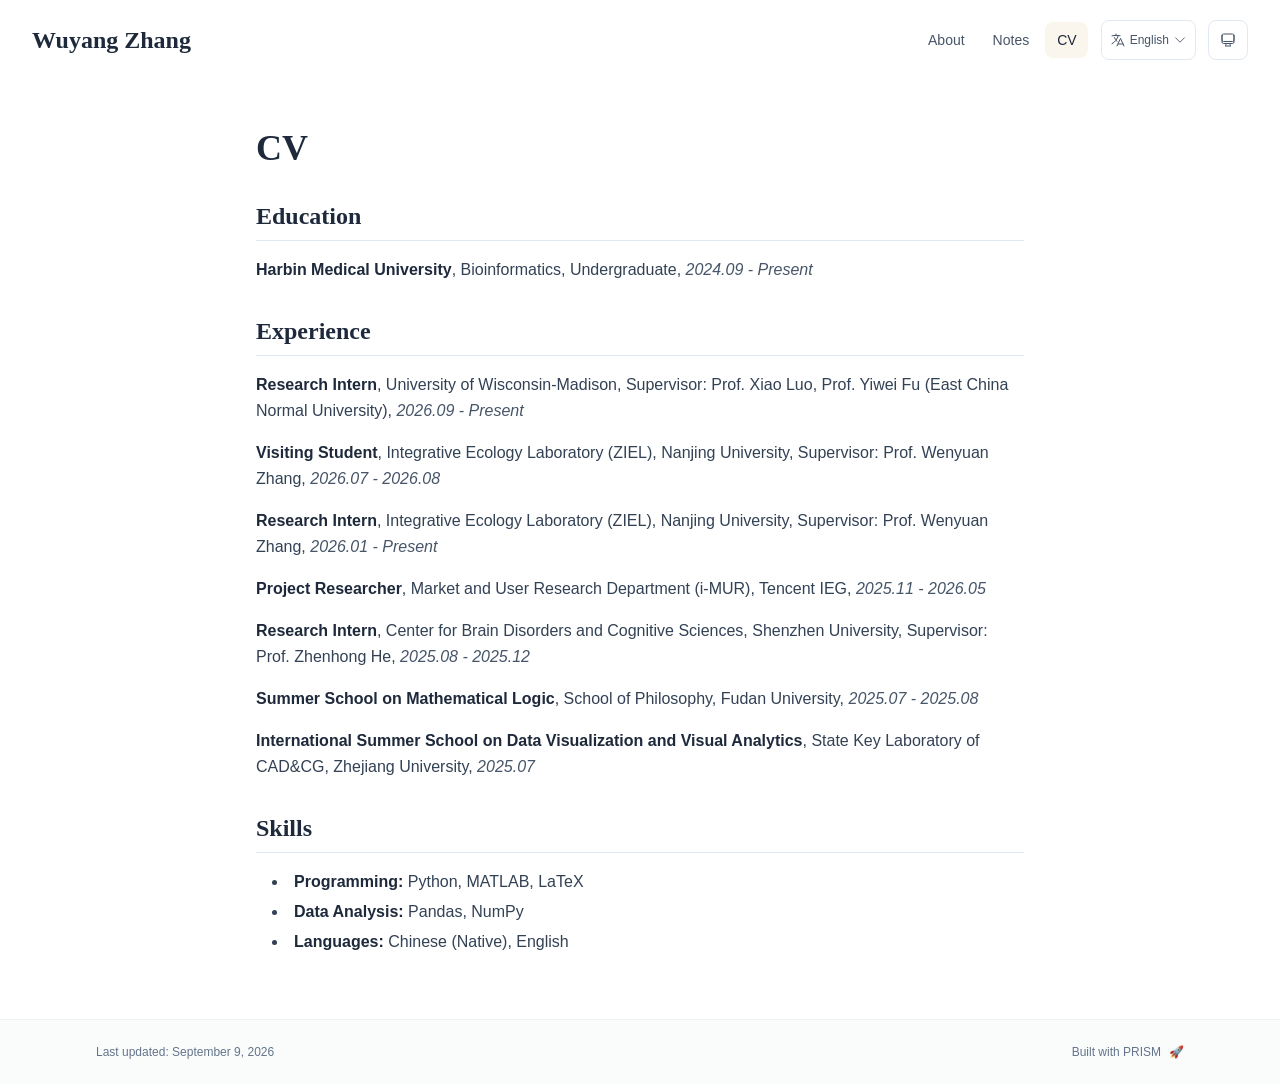
<file: cv/index.html>
<!DOCTYPE html><html lang="en" class="scroll-smooth"><head><meta charSet="utf-8"/><meta name="viewport" content="width=device-width, initial-scale=1"/><link rel="stylesheet" href="/_next/static/css/55840b96568f2dbf.css" data-precedence="next"/><link rel="preload" as="script" fetchPriority="low" href="/_next/static/chunks/webpack-453cfa65acb2a8a8.js"/><script src="/_next/static/chunks/4bd1b696-70b6d399998de86a.js" async=""></script><script src="/_next/static/chunks/684-5aaa8290a129f299.js" async=""></script><script src="/_next/static/chunks/main-app-99e8c8202084f33f.js" async=""></script><script src="/_next/static/chunks/461-a9a5d7b05a71d978.js" async=""></script><script src="/_next/static/chunks/874-6cc630662f3664af.js" async=""></script><script src="/_next/static/chunks/781-565f00b965bb18d8.js" async=""></script><script src="/_next/static/chunks/app/layout-55f086734425e70f.js" async=""></script><script src="/_next/static/chunks/178-595a94b9af1e67b5.js" async=""></script><script src="/_next/static/chunks/748-d096d200744a9fdd.js" async=""></script><script src="/_next/static/chunks/app/%5Bslug%5D/page-6285dcd3d9754d51.js" async=""></script><link rel="preload" href="https://www.googletagmanager.com/gtag/js?id=G-JT2E0VYDZC" as="script"/><link rel="icon" href="/bio.png" type="image/svg+xml"/><link rel="dns-prefetch" href="https://jialeliu.com"/><link rel="preconnect" href="https://jialeliu.com" crossorigin=""/><link rel="preload" as="font" type="font/woff2" href="https://jialeliu.com/fonts/georgiab.woff2" crossorigin=""/><script>
              try {
                const theme = localStorage.getItem('theme-storage');
                const parsed = theme ? JSON.parse(theme) : null;
                const setting = parsed?.state?.theme || 'system';
                const prefersDark = typeof window !== 'undefined' && window.matchMedia && window.matchMedia('(prefers-color-scheme: dark)').matches;
                const effective = setting === 'dark' ? 'dark' : (setting === 'light' ? 'light' : (prefersDark ? 'dark' : 'light'));
                var root = document.documentElement;
                root.classList.add(effective);
                root.setAttribute('data-theme', effective);
              } catch (e) {
                var root = document.documentElement;
                root.classList.add('light');
                root.setAttribute('data-theme', 'light');
              }
            </script><script>
    try {
      const cfg = {"enabled":true,"locales":["zh","en"],"defaultLocale":"en","mode":"auto","fixedLocale":"en","persist":true,"switcher":true,"labels":{"zh":"Chinese","en":"English"}};
      const storageKey = 'locale-storage';
      const normalize = (value) => typeof value === 'string' ? value.trim().replace('_', '-').toLowerCase() : '';
      const matchLocale = (candidate) => {
        const normalized = normalize(candidate);
        if (!normalized) return null;
        if (cfg.locales.includes(normalized)) return normalized;
        const language = normalized.split('-')[0];
        if (cfg.locales.includes(language)) return language;
        return null;
      };

      let resolved = null;

      if (!cfg.enabled) {
        resolved = cfg.defaultLocale;
      } else if (cfg.persist) {
        resolved = matchLocale(localStorage.getItem(storageKey));
      }

      if (!resolved) {
        if (cfg.mode === 'fixed') {
          resolved = cfg.fixedLocale;
        } else {
          resolved = matchLocale(navigator.language);
        }
      }

      if (!resolved) {
        resolved = cfg.defaultLocale;
      }

      const root = document.documentElement;
      root.lang = resolved;
      root.setAttribute('data-locale', resolved);

      if (cfg.persist) {
        localStorage.setItem(storageKey, resolved);
      }
    } catch (e) {
      const root = document.documentElement;
      root.lang = 'en';
      root.setAttribute('data-locale', 'en');
    }
  </script><title>CV | Wuyang Zhang</title><meta name="author" content="Wuyang Zhang"/><meta name="keywords" content="Wuyang Zhang,PhD,Research,Harbin Medcial University"/><meta name="creator" content="Wuyang Zhang"/><meta name="publisher" content="Wuyang Zhang"/><meta property="og:title" content="Wuyang Zhang"/><meta property="og:description" content="PhD student at the University of Example."/><meta property="og:site_name" content="Wuyang Zhang&#x27;s Academic Website"/><meta property="og:locale" content="en_US"/><meta property="og:type" content="website"/><meta name="twitter:card" content="summary"/><meta name="twitter:title" content="Wuyang Zhang"/><meta name="twitter:description" content="PhD student at the University of Example."/><link rel="icon" href="/bio.png"/><script>document.querySelectorAll('body link[rel="icon"], body link[rel="apple-touch-icon"]').forEach(el => document.head.appendChild(el))</script><script src="/_next/static/chunks/polyfills-42372ed130431b0a.js" noModule=""></script></head><body class="font-sans antialiased"><div style="visibility:hidden"><nav class="fixed top-0 left-0 right-0 z-50" data-headlessui-state=""><div class="transition-all duration-300 ease-out bg-transparent" style="transform:translateY(-100px)"><div class="max-w-7xl mx-auto px-4 sm:px-6 lg:px-8"><div class="flex justify-between items-center h-16 lg:h-20"><div class="flex-shrink-0" tabindex="0"><a class="text-xl lg:text-2xl font-serif font-semibold text-primary hover:text-accent transition-colors duration-200" href="/">Wuyang Zhang</a></div><div class="hidden lg:block"><div class="ml-10 flex items-center space-x-3"><div class="relative flex items-baseline space-x-1"><a data-nav-href="/" class="relative px-3 py-2 text-sm font-medium rounded-lg transition-colors duration-150 text-neutral-600" href="/">About</a><a data-nav-href="/notes" class="relative px-3 py-2 text-sm font-medium rounded-lg transition-colors duration-150 text-neutral-600" href="/notes/">Notes</a><a data-nav-href="/cv" class="relative px-3 py-2 text-sm font-medium rounded-lg transition-colors duration-150 text-primary" href="/cv/">CV</a></div><div class="flex items-center justify-center w-14 h-10 rounded-lg border border-neutral-200 dark:border-[rgba(148,163,184,0.24)] bg-background dark:bg-neutral-800"><div class="w-6 h-4 rounded bg-neutral-300 animate-pulse"></div></div><div class="flex items-center justify-center w-10 h-10 rounded-lg border border-neutral-200 dark:border-[rgba(148,163,184,0.24)] bg-background dark:bg-neutral-800"><div class="w-4 h-4 rounded-full bg-neutral-300 animate-pulse"></div></div></div></div><div class="lg:hidden flex items-center space-x-2"><div class="flex items-center justify-center w-14 h-10 rounded-lg border border-neutral-200 dark:border-[rgba(148,163,184,0.24)] bg-background dark:bg-neutral-800"><div class="w-6 h-4 rounded bg-neutral-300 animate-pulse"></div></div><div class="flex items-center justify-center w-10 h-10 rounded-lg border border-neutral-200 dark:border-[rgba(148,163,184,0.24)] bg-background dark:bg-neutral-800"><div class="w-4 h-4 rounded-full bg-neutral-300 animate-pulse"></div></div><button class="inline-flex items-center justify-center p-2 rounded-md text-neutral-600 hover:text-primary hover:bg-neutral-100 dark:hover:bg-neutral-800 focus:outline-none focus:ring-2 focus:ring-inset focus:ring-accent transition-colors duration-200" id="headlessui-disclosure-button-«Rv5lb»" type="button" aria-expanded="false" data-headlessui-state=""><span class="sr-only">Open main menu</span><div><svg xmlns="http://www.w3.org/2000/svg" fill="none" viewBox="0 0 24 24" stroke-width="1.5" stroke="currentColor" aria-hidden="true" data-slot="icon" class="block h-6 w-6"><path stroke-linecap="round" stroke-linejoin="round" d="M3.75 6.75h16.5M3.75 12h16.5m-16.5 5.25h16.5"></path></svg></div></button></div></div></div></div></nav><main class="min-h-screen pt-16 lg:pt-20"><div class="max-w-4xl mx-auto px-4 sm:px-6 lg:px-8 py-12"><div class="max-w-3xl mx-auto" style="opacity:0;transform:translateY(20px)"><h1 class="text-4xl font-serif font-bold text-primary mb-4">CV</h1><div class="text-neutral-700 dark:text-neutral-600 leading-relaxed"><h2 class="text-2xl font-serif font-bold text-primary mt-8 mb-4 border-b border-neutral-200 dark:border-neutral-800 pb-2">Education</h2>
<p class="mb-4 last:mb-0"><strong class="font-semibold text-primary">Harbin Medical University</strong>, Bioinformatics, Undergraduate, <em class="italic text-neutral-600 dark:text-neutral-500">2024.09 - Present</em></p>
<h2 class="text-2xl font-serif font-bold text-primary mt-8 mb-4 border-b border-neutral-200 dark:border-neutral-800 pb-2">Experience</h2>
<p class="mb-4 last:mb-0"><strong class="font-semibold text-primary">Research Intern</strong>,
University of Wisconsin-Madison, Supervisor: Prof. Xiao Luo, Prof. Yiwei Fu (East China Normal University),
<em class="italic text-neutral-600 dark:text-neutral-500">2026.09 - Present</em></p>
<p class="mb-4 last:mb-0"><strong class="font-semibold text-primary">Visiting Student</strong>,
Integrative Ecology Laboratory (ZIEL), Nanjing University, Supervisor: Prof. Wenyuan Zhang,
<em class="italic text-neutral-600 dark:text-neutral-500">2026.07 - 2026.08</em></p>
<p class="mb-4 last:mb-0"><strong class="font-semibold text-primary">Research Intern</strong>,
Integrative Ecology Laboratory (ZIEL), Nanjing University, Supervisor: Prof. Wenyuan Zhang,
<em class="italic text-neutral-600 dark:text-neutral-500">2026.01 - Present</em></p>
<p class="mb-4 last:mb-0"><strong class="font-semibold text-primary">Project Researcher</strong>,
Market and User Research Department (i-MUR), Tencent IEG,
<em class="italic text-neutral-600 dark:text-neutral-500">2025.11 - 2026.05</em></p>
<p class="mb-4 last:mb-0"><strong class="font-semibold text-primary">Research Intern</strong>,
Center for Brain Disorders and Cognitive Sciences, Shenzhen University, Supervisor: Prof. Zhenhong He,
<em class="italic text-neutral-600 dark:text-neutral-500">2025.08 - 2025.12</em></p>
<p class="mb-4 last:mb-0"><strong class="font-semibold text-primary">Summer School on Mathematical Logic</strong>,
School of Philosophy, Fudan University,
<em class="italic text-neutral-600 dark:text-neutral-500">2025.07 - 2025.08</em></p>
<p class="mb-4 last:mb-0"><strong class="font-semibold text-primary">International Summer School on Data Visualization and Visual Analytics</strong>,
State Key Laboratory of CAD&amp;CG, Zhejiang University,
<em class="italic text-neutral-600 dark:text-neutral-500">2025.07</em></p>
<h2 class="text-2xl font-serif font-bold text-primary mt-8 mb-4 border-b border-neutral-200 dark:border-neutral-800 pb-2">Skills</h2>
<ul class="list-disc list-inside mb-4 space-y-1 ml-4">
<li class="mb-1"><strong class="font-semibold text-primary">Programming:</strong> Python, MATLAB, LaTeX</li>
<li class="mb-1"><strong class="font-semibold text-primary">Data Analysis:</strong> Pandas, NumPy</li>
<li class="mb-1"><strong class="font-semibold text-primary">Languages:</strong> Chinese (Native), English</li>
</ul></div></div></div><!--$--><!--/$--><!--$--><!--/$--></main><footer class="border-t border-neutral-200/50 bg-neutral-50/50 dark:bg-neutral-900/50 dark:border-neutral-700/50"><div class="max-w-6xl mx-auto px-4 sm:px-6 lg:px-8 py-6"><div class="flex flex-col sm:flex-row justify-between items-center gap-2"><p class="text-xs text-neutral-500">Last updated<!-- -->: <!-- -->September 9, 2026</p><p class="text-xs text-neutral-500 flex items-center"><a href="https://github.com/xyjoey/PRISM" target="_blank" rel="noopener noreferrer">Built with PRISM</a><span class="ml-2">🚀</span></p></div></div></footer></div><script src="/_next/static/chunks/webpack-453cfa65acb2a8a8.js" async=""></script><script>(self.__next_f=self.__next_f||[]).push([0])</script><script>self.__next_f.push([1,"1:\"$Sreact.fragment\"\n3:I[9243,[\"461\",\"static/chunks/461-a9a5d7b05a71d978.js\",\"874\",\"static/chunks/874-6cc630662f3664af.js\",\"781\",\"static/chunks/781-565f00b965bb18d8.js\",\"177\",\"static/chunks/app/layout-55f086734425e70f.js\"],\"\"]\n4:I[3719,[\"461\",\"static/chunks/461-a9a5d7b05a71d978.js\",\"874\",\"static/chunks/874-6cc630662f3664af.js\",\"781\",\"static/chunks/781-565f00b965bb18d8.js\",\"177\",\"static/chunks/app/layout-55f086734425e70f.js\"],\"ThemeProvider\"]\n5:I[310,[\"461\",\"static/chunks/461-a9a5d7b05a71d978.js\",\"874\",\"static/chunks/874-6cc630662f3664af.js\",\"781\",\"static/chunks/781-565f00b965bb18d8.js\",\"177\",\"static/chunks/app/layout-55f086734425e70f.js\"],\"LocaleProvider\"]\n6:I[4574,[\"461\",\"static/chunks/461-a9a5d7b05a71d978.js\",\"874\",\"static/chunks/874-6cc630662f3664af.js\",\"781\",\"static/chunks/781-565f00b965bb18d8.js\",\"177\",\"static/chunks/app/layout-55f086734425e70f.js\"],\"default\"]\n7:I[7555,[],\"\"]\n8:I[1295,[],\"\"]\n9:I[2548,[\"461\",\"static/chunks/461-a9a5d7b05a71d978.js\",\"874\",\"static/chunks/874-6cc630662f3664af.js\",\"781\",\"static/chunks/781-565f00b965bb18d8.js\",\"177\",\"static/chunks/app/layout-55f086734425e70f.js\"],\"default\"]\nb:I[9665,[],\"MetadataBoundary\"]\nd:I[9665,[],\"OutletBoundary\"]\n10:I[4911,[],\"AsyncMetadataOutlet\"]\n12:I[9665,[],\"ViewportBoundary\"]\n14:I[6614,[],\"\"]\n:HL[\"/_next/static/css/55840b96568f2dbf.css\",\"style\"]\n2:T5d8,\n    try {\n      const cfg = {\"enabled\":true,\"locales\":[\"zh\",\"en\"],\"defaultLocale\":\"en\",\"mode\":\"auto\",\"fixedLocale\":\"en\",\"persist\":true,\"switcher\":true,\"labels\":{\"zh\":\"Chinese\",\"en\":\"English\"}};\n      const storageKey = 'locale-storage';\n      const normalize = (value) =\u003e typeof value === 'string' ? value.trim().replace('_', '-').toLowerCase() : '';\n      const matchLocale = (candidate) =\u003e {\n        const normalized = normalize(candidate);\n        if (!normalized) return null;\n        if (cfg.locales.includes(normalized)) return normalized;\n        const language = normalized.split('-')[0];\n        if (cfg.locales.includes(language)) return language;\n        return null;\n      };\n\n      let resolved = null;"])</script><script>self.__next_f.push([1,"\n\n      if (!cfg.enabled) {\n        resolved = cfg.defaultLocale;\n      } else if (cfg.persist) {\n        resolved = matchLocale(localStorage.getItem(storageKey));\n      }\n\n      if (!resolved) {\n        if (cfg.mode === 'fixed') {\n          resolved = cfg.fixedLocale;\n        } else {\n          resolved = matchLocale(navigator.language);\n        }\n      }\n\n      if (!resolved) {\n        resolved = cfg.defaultLocale;\n      }\n\n      const root = document.documentElement;\n      root.lang = resolved;\n      root.setAttribute('data-locale', resolved);\n\n      if (cfg.persist) {\n        localStorage.setItem(storageKey, resolved);\n      }\n    } catch (e) {\n      const root = document.documentElement;\n      root.lang = 'en';\n      root.setAttribute('data-locale', 'en');\n    }\n  "])</script><script>self.__next_f.push([1,"0:{\"P\":null,\"b\":\"-GCO3yZUsykt7FlU0vhbd\",\"p\":\"\",\"c\":[\"\",\"cv\",\"\"],\"i\":false,\"f\":[[[\"\",{\"children\":[[\"slug\",\"cv\",\"d\"],{\"children\":[\"__PAGE__\",{}]}]},\"$undefined\",\"$undefined\",true],[\"\",[\"$\",\"$1\",\"c\",{\"children\":[[[\"$\",\"link\",\"0\",{\"rel\":\"stylesheet\",\"href\":\"/_next/static/css/55840b96568f2dbf.css\",\"precedence\":\"next\",\"crossOrigin\":\"$undefined\",\"nonce\":\"$undefined\"}]],[\"$\",\"html\",null,{\"lang\":\"en\",\"className\":\"scroll-smooth\",\"suppressHydrationWarning\":true,\"children\":[[\"$\",\"head\",null,{\"children\":[[\"$\",\"link\",null,{\"rel\":\"icon\",\"href\":\"/bio.png\",\"type\":\"image/svg+xml\"}],[\"$\",\"link\",null,{\"rel\":\"dns-prefetch\",\"href\":\"https://jialeliu.com\"}],[\"$\",\"link\",null,{\"rel\":\"preconnect\",\"href\":\"https://jialeliu.com\",\"crossOrigin\":\"\"}],[\"$\",\"link\",null,{\"rel\":\"preload\",\"as\":\"font\",\"type\":\"font/woff2\",\"href\":\"https://jialeliu.com/fonts/georgiab.woff2\",\"crossOrigin\":\"\"}],[\"$\",\"script\",null,{\"dangerouslySetInnerHTML\":{\"__html\":\"\\n              try {\\n                const theme = localStorage.getItem('theme-storage');\\n                const parsed = theme ? JSON.parse(theme) : null;\\n                const setting = parsed?.state?.theme || 'system';\\n                const prefersDark = typeof window !== 'undefined' \u0026\u0026 window.matchMedia \u0026\u0026 window.matchMedia('(prefers-color-scheme: dark)').matches;\\n                const effective = setting === 'dark' ? 'dark' : (setting === 'light' ? 'light' : (prefersDark ? 'dark' : 'light'));\\n                var root = document.documentElement;\\n                root.classList.add(effective);\\n                root.setAttribute('data-theme', effective);\\n              } catch (e) {\\n                var root = document.documentElement;\\n                root.classList.add('light');\\n                root.setAttribute('data-theme', 'light');\\n              }\\n            \"}}],[\"$\",\"script\",null,{\"dangerouslySetInnerHTML\":{\"__html\":\"$2\"}}]]}],[\"$\",\"body\",null,{\"className\":\"font-sans antialiased\",\"children\":[[[\"$\",\"$L3\",null,{\"src\":\"https://www.googletagmanager.com/gtag/js?id=G-JT2E0VYDZC\",\"strategy\":\"afterInteractive\"}],[\"$\",\"$L3\",null,{\"id\":\"google-analytics\",\"strategy\":\"afterInteractive\",\"children\":\"\\n                if (window.location.hostname === 'gloridew.github.io') {\\n                  window.dataLayer = window.dataLayer || [];\\n                  function gtag() { window.dataLayer.push(arguments); }\\n                  window.gtag = gtag;\\n                  gtag('js', new Date());\\n                  gtag('config', 'G-JT2E0VYDZC');\\n                }\\n              \"}]],[\"$\",\"$L4\",null,{\"children\":[\"$\",\"$L5\",null,{\"config\":{\"enabled\":true,\"locales\":[\"zh\",\"en\"],\"defaultLocale\":\"en\",\"mode\":\"auto\",\"fixedLocale\":\"en\",\"persist\":true,\"switcher\":true,\"labels\":{\"zh\":\"Chinese\",\"en\":\"English\"}},\"children\":[[\"$\",\"$L6\",null,{\"items\":[{\"title\":\"About\",\"type\":\"page\",\"target\":\"about\",\"href\":\"/\"},{\"title\":\"Notes\",\"type\":\"page\",\"target\":\"notes\",\"href\":\"/notes\"},{\"title\":\"CV\",\"type\":\"page\",\"target\":\"cv\",\"href\":\"/cv\"}],\"siteTitle\":\"Wuyang Zhang\",\"enableOnePageMode\":false,\"i18n\":\"$0:f:0:1:1:props:children:1:props:children:1:props:children:1:props:children:props:config\",\"itemsByLocale\":{\"zh\":[{\"title\":\"关于我\",\"type\":\"page\",\"target\":\"about\",\"href\":\"/\"},{\"title\":\"笔记\",\"type\":\"page\",\"target\":\"notes\",\"href\":\"/notes\"},{\"title\":\"简历\",\"type\":\"page\",\"target\":\"cv\",\"href\":\"/cv\"}],\"en\":[{\"title\":\"About\",\"type\":\"page\",\"target\":\"about\",\"href\":\"/\"},{\"title\":\"Notes\",\"type\":\"page\",\"target\":\"notes\",\"href\":\"/notes\"},{\"title\":\"CV\",\"type\":\"page\",\"target\":\"cv\",\"href\":\"/cv\"}]},\"siteTitleByLocale\":{\"zh\":\"张武阳\",\"en\":\"Wuyang Zhang\"}}],[\"$\",\"main\",null,{\"className\":\"min-h-screen pt-16 lg:pt-20\",\"children\":[\"$\",\"$L7\",null,{\"parallelRouterKey\":\"children\",\"error\":\"$undefined\",\"errorStyles\":\"$undefined\",\"errorScripts\":\"$undefined\",\"template\":[\"$\",\"$L8\",null,{}],\"templateStyles\":\"$undefined\",\"templateScripts\":\"$undefined\",\"notFound\":[[[\"$\",\"title\",null,{\"children\":\"404: This page could not be found.\"}],[\"$\",\"div\",null,{\"style\":{\"fontFamily\":\"system-ui,\\\"Segoe UI\\\",Roboto,Helvetica,Arial,sans-serif,\\\"Apple Color Emoji\\\",\\\"Segoe UI Emoji\\\"\",\"height\":\"100vh\",\"textAlign\":\"center\",\"display\":\"flex\",\"flexDirection\":\"column\",\"alignItems\":\"center\",\"justifyContent\":\"center\"},\"children\":[\"$\",\"div\",null,{\"children\":[[\"$\",\"style\",null,{\"dangerouslySetInnerHTML\":{\"__html\":\"body{color:#000;background:#fff;margin:0}.next-error-h1{border-right:1px solid rgba(0,0,0,.3)}@media (prefers-color-scheme:dark){body{color:#fff;background:#000}.next-error-h1{border-right:1px solid rgba(255,255,255,.3)}}\"}}],[\"$\",\"h1\",null,{\"className\":\"next-error-h1\",\"style\":{\"display\":\"inline-block\",\"margin\":\"0 20px 0 0\",\"padding\":\"0 23px 0 0\",\"fontSize\":24,\"fontWeight\":500,\"verticalAlign\":\"top\",\"lineHeight\":\"49px\"},\"children\":404}],[\"$\",\"div\",null,{\"style\":{\"display\":\"inline-block\"},\"children\":[\"$\",\"h2\",null,{\"style\":{\"fontSize\":14,\"fontWeight\":400,\"lineHeight\":\"49px\",\"margin\":0},\"children\":\"This page could not be found.\"}]}]]}]}]],[]],\"forbidden\":\"$undefined\",\"unauthorized\":\"$undefined\"}]}],[\"$\",\"$L9\",null,{\"lastUpdated\":\"September 9, 2026\",\"lastUpdatedByLocale\":{\"zh\":\"2026年9月9日\",\"en\":\"September 9, 2026\"},\"defaultLocale\":\"en\"}]]}]}]]}]]}]]}],{\"children\":[[\"slug\",\"cv\",\"d\"],[\"$\",\"$1\",\"c\",{\"children\":[null,[\"$\",\"$L7\",null,{\"parallelRouterKey\":\"children\",\"error\":\"$undefined\",\"errorStyles\":\"$undefined\",\"errorScripts\":\"$undefined\",\"template\":[\"$\",\"$L8\",null,{}],\"templateStyles\":\"$undefined\",\"templateScripts\":\"$undefined\",\"notFound\":\"$undefined\",\"forbidden\":\"$undefined\",\"unauthorized\":\"$undefined\"}]]}],{\"children\":[\"__PAGE__\",[\"$\",\"$1\",\"c\",{\"children\":[\"$La\",[\"$\",\"$Lb\",null,{\"children\":\"$Lc\"}],null,[\"$\",\"$Ld\",null,{\"children\":[\"$Le\",\"$Lf\",[\"$\",\"$L10\",null,{\"promise\":\"$@11\"}]]}]]}],{},null,false]},null,false]},null,false],[\"$\",\"$1\",\"h\",{\"children\":[null,[\"$\",\"$1\",\"7-P6lcXdanypEi2Zn_VzY\",{\"children\":[[\"$\",\"$L12\",null,{\"children\":\"$L13\"}],null]}],null]}],false]],\"m\":\"$undefined\",\"G\":[\"$14\",\"$undefined\"],\"s\":false,\"S\":true}\n"])</script><script>self.__next_f.push([1,"15:\"$Sreact.suspense\"\n16:I[4911,[],\"AsyncMetadata\"]\n18:I[2382,[\"461\",\"static/chunks/461-a9a5d7b05a71d978.js\",\"178\",\"static/chunks/178-595a94b9af1e67b5.js\",\"748\",\"static/chunks/748-d096d200744a9fdd.js\",\"182\",\"static/chunks/app/%5Bslug%5D/page-6285dcd3d9754d51.js\"],\"default\"]\nc:[\"$\",\"$15\",null,{\"fallback\":null,\"children\":[\"$\",\"$L16\",null,{\"promise\":\"$@17\"}]}]\n19:T481,## Education\n\n**Harbin Medical University**, Bioinformatics, Undergraduate, *2024.09 - Present*\n\n\n## Experience\n\n**Research Intern**,\nUniversity of Wisconsin-Madison, Supervisor: Prof. Xiao Luo, Prof. Yiwei Fu (East China Normal University),\n*2026.09 - Present*\n\n**Visiting Student**,\nIntegrative Ecology Laboratory (ZIEL), Nanjing University, Supervisor: Prof. Wenyuan Zhang,\n*2026.07 - 2026.08*\n\n**Research Intern**,\nIntegrative Ecology Laboratory (ZIEL), Nanjing University, Supervisor: Prof. Wenyuan Zhang,\n*2026.01 - Present*\n\n**Project Researcher**,\nMarket and User Research Department (i-MUR), Tencent IEG,\n*2025.11 - 2026.05*\n\n**Research Intern**,\nCenter for Brain Disorders and Cognitive Sciences, Shenzhen University, Supervisor: Prof. Zhenhong He,\n*2025.08 - 2025.12*\n\n**Summer School on Mathematical Logic**,\nSchool of Philosophy, Fudan University,\n*2025.07 - 2025.08*\n\n**International Summer School on Data Visualization and Visual Analytics**,\nState Key Laboratory of CAD\u0026CG, Zhejiang University,\n*2025.07*\n\n\n## Skills\n\n- **Programming:** Python, MATLAB, LaTeX\n- **Data Analysis:** Pandas, NumPy\n- **Languages:** Chinese (Native), English\na:[\"$\",\"$L18\",null,{\"dataByLocale\":{\"zh\":{\"type\":\"text\",\"config\":{\"type\":\"text\",\"title\":\"简历\",\"source\":\"cv.md\"},\"content\":\"## 教育背景\\r\\n\\r\\n**哈尔滨医科大学**，生物信息学，本科在读，*2024.09 - 现在*\\r\\n\\r\\n\\r\\n## 经历\\r\\n\\r\\n**研究实习生**，\\r\\n威斯康星大学麦迪逊分校，导师：罗霄教授、付艺伟教授（华东师范大学）\\r\\n*2026.09 - 现在*\\r\\n\\r\\n**访问学生**，\\r\\n南京大学整合生态学实验室，导师：张文远教授，\\r\\n*2026.07 - 2026.08*\\r\\"])</script><script>self.__next_f.push([1,"n\\r\\n**研究实习生**，\\r\\n南京大学整合生态学实验室，导师：张文远教授，\\r\\n*2026.01 - 现在*\\r\\n\\r\\n**项目研究员**，\\r\\n腾讯IEG事业群市场与用户研究部(i-MUR)，\\r\\n*2025.11 - 2026.05*\\r\\n\\r\\n**研究实习生**，\\r\\n深圳大学脑疾病与认知科学中心，导师：何振宏教授，\\r\\n*2025.08 - 2025.12*\\r\\n\\r\\n**复旦大学数理逻辑暑期学校**，\\r\\n复旦大学哲学院，\\r\\n*2025.07 - 2025.08*\\r\\n\\r\\n**浙江大学数据可视化与可视分析国际暑期学校**，\\r\\n浙江大学CAD\u0026CG全国重点实验室，\\r\\n*2025.07*\\r\\n\\r\\n\\r\\n## 技能\\r\\n\\r\\n- **编程：** Python,  MATLAB, LaTeX\\r\\n- **数据分析：** Pandas, NumPy\\r\\n- **语言：** 中文（母语）, 英文\\r\\n\"},\"en\":{\"type\":\"text\",\"config\":{\"type\":\"text\",\"title\":\"CV\",\"source\":\"cv.md\"},\"content\":\"$19\"}},\"defaultLocale\":\"en\"}]\n"])</script><script>self.__next_f.push([1,"f:null\n"])</script><script>self.__next_f.push([1,"13:[[\"$\",\"meta\",\"0\",{\"charSet\":\"utf-8\"}],[\"$\",\"meta\",\"1\",{\"name\":\"viewport\",\"content\":\"width=device-width, initial-scale=1\"}]]\ne:null\n"])</script><script>self.__next_f.push([1,"17:{\"metadata\":[[\"$\",\"title\",\"0\",{\"children\":\"CV | Wuyang Zhang\"}],[\"$\",\"meta\",\"1\",{\"name\":\"author\",\"content\":\"Wuyang Zhang\"}],[\"$\",\"meta\",\"2\",{\"name\":\"keywords\",\"content\":\"Wuyang Zhang,PhD,Research,Harbin Medcial University\"}],[\"$\",\"meta\",\"3\",{\"name\":\"creator\",\"content\":\"Wuyang Zhang\"}],[\"$\",\"meta\",\"4\",{\"name\":\"publisher\",\"content\":\"Wuyang Zhang\"}],[\"$\",\"meta\",\"5\",{\"property\":\"og:title\",\"content\":\"Wuyang Zhang\"}],[\"$\",\"meta\",\"6\",{\"property\":\"og:description\",\"content\":\"PhD student at the University of Example.\"}],[\"$\",\"meta\",\"7\",{\"property\":\"og:site_name\",\"content\":\"Wuyang Zhang's Academic Website\"}],[\"$\",\"meta\",\"8\",{\"property\":\"og:locale\",\"content\":\"en_US\"}],[\"$\",\"meta\",\"9\",{\"property\":\"og:type\",\"content\":\"website\"}],[\"$\",\"meta\",\"10\",{\"name\":\"twitter:card\",\"content\":\"summary\"}],[\"$\",\"meta\",\"11\",{\"name\":\"twitter:title\",\"content\":\"Wuyang Zhang\"}],[\"$\",\"meta\",\"12\",{\"name\":\"twitter:description\",\"content\":\"PhD student at the University of Example.\"}],[\"$\",\"link\",\"13\",{\"rel\":\"icon\",\"href\":\"/bio.png\"}]],\"error\":null,\"digest\":\"$undefined\"}\n11:{\"metadata\":\"$17:metadata\",\"error\":null,\"digest\":\"$undefined\"}\n"])</script></body></html>
</file>
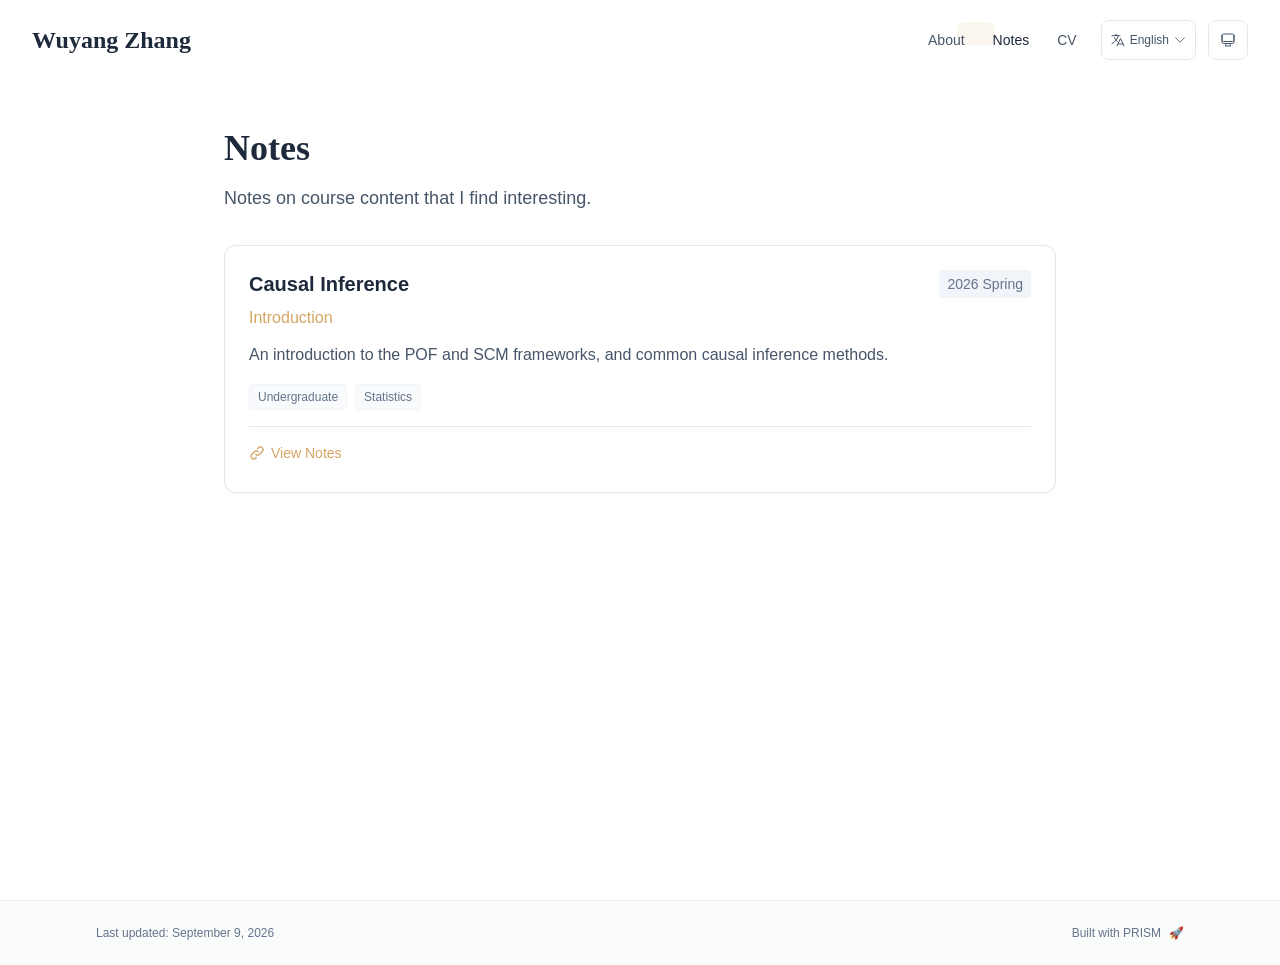
<file: notes/index.html>
<!DOCTYPE html><html lang="en" class="scroll-smooth"><head><meta charSet="utf-8"/><meta name="viewport" content="width=device-width, initial-scale=1"/><link rel="stylesheet" href="/_next/static/css/55840b96568f2dbf.css" data-precedence="next"/><link rel="preload" as="script" fetchPriority="low" href="/_next/static/chunks/webpack-453cfa65acb2a8a8.js"/><script src="/_next/static/chunks/4bd1b696-70b6d399998de86a.js" async=""></script><script src="/_next/static/chunks/684-5aaa8290a129f299.js" async=""></script><script src="/_next/static/chunks/main-app-99e8c8202084f33f.js" async=""></script><script src="/_next/static/chunks/461-a9a5d7b05a71d978.js" async=""></script><script src="/_next/static/chunks/874-6cc630662f3664af.js" async=""></script><script src="/_next/static/chunks/781-565f00b965bb18d8.js" async=""></script><script src="/_next/static/chunks/app/layout-55f086734425e70f.js" async=""></script><script src="/_next/static/chunks/178-595a94b9af1e67b5.js" async=""></script><script src="/_next/static/chunks/748-d096d200744a9fdd.js" async=""></script><script src="/_next/static/chunks/app/%5Bslug%5D/page-6285dcd3d9754d51.js" async=""></script><link rel="preload" href="https://www.googletagmanager.com/gtag/js?id=G-JT2E0VYDZC" as="script"/><link rel="icon" href="/bio.png" type="image/svg+xml"/><link rel="dns-prefetch" href="https://jialeliu.com"/><link rel="preconnect" href="https://jialeliu.com" crossorigin=""/><link rel="preload" as="font" type="font/woff2" href="https://jialeliu.com/fonts/georgiab.woff2" crossorigin=""/><script>
              try {
                const theme = localStorage.getItem('theme-storage');
                const parsed = theme ? JSON.parse(theme) : null;
                const setting = parsed?.state?.theme || 'system';
                const prefersDark = typeof window !== 'undefined' && window.matchMedia && window.matchMedia('(prefers-color-scheme: dark)').matches;
                const effective = setting === 'dark' ? 'dark' : (setting === 'light' ? 'light' : (prefersDark ? 'dark' : 'light'));
                var root = document.documentElement;
                root.classList.add(effective);
                root.setAttribute('data-theme', effective);
              } catch (e) {
                var root = document.documentElement;
                root.classList.add('light');
                root.setAttribute('data-theme', 'light');
              }
            </script><script>
    try {
      const cfg = {"enabled":true,"locales":["zh","en"],"defaultLocale":"en","mode":"auto","fixedLocale":"en","persist":true,"switcher":true,"labels":{"zh":"Chinese","en":"English"}};
      const storageKey = 'locale-storage';
      const normalize = (value) => typeof value === 'string' ? value.trim().replace('_', '-').toLowerCase() : '';
      const matchLocale = (candidate) => {
        const normalized = normalize(candidate);
        if (!normalized) return null;
        if (cfg.locales.includes(normalized)) return normalized;
        const language = normalized.split('-')[0];
        if (cfg.locales.includes(language)) return language;
        return null;
      };

      let resolved = null;

      if (!cfg.enabled) {
        resolved = cfg.defaultLocale;
      } else if (cfg.persist) {
        resolved = matchLocale(localStorage.getItem(storageKey));
      }

      if (!resolved) {
        if (cfg.mode === 'fixed') {
          resolved = cfg.fixedLocale;
        } else {
          resolved = matchLocale(navigator.language);
        }
      }

      if (!resolved) {
        resolved = cfg.defaultLocale;
      }

      const root = document.documentElement;
      root.lang = resolved;
      root.setAttribute('data-locale', resolved);

      if (cfg.persist) {
        localStorage.setItem(storageKey, resolved);
      }
    } catch (e) {
      const root = document.documentElement;
      root.lang = 'en';
      root.setAttribute('data-locale', 'en');
    }
  </script><title>Notes | Wuyang Zhang</title><meta name="description" content="Notes on course content that I find interesting."/><meta name="author" content="Wuyang Zhang"/><meta name="keywords" content="Wuyang Zhang,PhD,Research,Harbin Medcial University"/><meta name="creator" content="Wuyang Zhang"/><meta name="publisher" content="Wuyang Zhang"/><meta property="og:title" content="Wuyang Zhang"/><meta property="og:description" content="PhD student at the University of Example."/><meta property="og:site_name" content="Wuyang Zhang&#x27;s Academic Website"/><meta property="og:locale" content="en_US"/><meta property="og:type" content="website"/><meta name="twitter:card" content="summary"/><meta name="twitter:title" content="Wuyang Zhang"/><meta name="twitter:description" content="PhD student at the University of Example."/><link rel="icon" href="/bio.png"/><script>document.querySelectorAll('body link[rel="icon"], body link[rel="apple-touch-icon"]').forEach(el => document.head.appendChild(el))</script><script src="/_next/static/chunks/polyfills-42372ed130431b0a.js" noModule=""></script></head><body class="font-sans antialiased"><div style="visibility:hidden"><nav class="fixed top-0 left-0 right-0 z-50" data-headlessui-state=""><div class="transition-all duration-300 ease-out bg-transparent" style="transform:translateY(-100px)"><div class="max-w-7xl mx-auto px-4 sm:px-6 lg:px-8"><div class="flex justify-between items-center h-16 lg:h-20"><div class="flex-shrink-0" tabindex="0"><a class="text-xl lg:text-2xl font-serif font-semibold text-primary hover:text-accent transition-colors duration-200" href="/">Wuyang Zhang</a></div><div class="hidden lg:block"><div class="ml-10 flex items-center space-x-3"><div class="relative flex items-baseline space-x-1"><a data-nav-href="/" class="relative px-3 py-2 text-sm font-medium rounded-lg transition-colors duration-150 text-neutral-600" href="/">About</a><a data-nav-href="/notes" class="relative px-3 py-2 text-sm font-medium rounded-lg transition-colors duration-150 text-primary" href="/notes/">Notes</a><a data-nav-href="/cv" class="relative px-3 py-2 text-sm font-medium rounded-lg transition-colors duration-150 text-neutral-600" href="/cv/">CV</a></div><div class="flex items-center justify-center w-14 h-10 rounded-lg border border-neutral-200 dark:border-[rgba(148,163,184,0.24)] bg-background dark:bg-neutral-800"><div class="w-6 h-4 rounded bg-neutral-300 animate-pulse"></div></div><div class="flex items-center justify-center w-10 h-10 rounded-lg border border-neutral-200 dark:border-[rgba(148,163,184,0.24)] bg-background dark:bg-neutral-800"><div class="w-4 h-4 rounded-full bg-neutral-300 animate-pulse"></div></div></div></div><div class="lg:hidden flex items-center space-x-2"><div class="flex items-center justify-center w-14 h-10 rounded-lg border border-neutral-200 dark:border-[rgba(148,163,184,0.24)] bg-background dark:bg-neutral-800"><div class="w-6 h-4 rounded bg-neutral-300 animate-pulse"></div></div><div class="flex items-center justify-center w-10 h-10 rounded-lg border border-neutral-200 dark:border-[rgba(148,163,184,0.24)] bg-background dark:bg-neutral-800"><div class="w-4 h-4 rounded-full bg-neutral-300 animate-pulse"></div></div><button class="inline-flex items-center justify-center p-2 rounded-md text-neutral-600 hover:text-primary hover:bg-neutral-100 dark:hover:bg-neutral-800 focus:outline-none focus:ring-2 focus:ring-inset focus:ring-accent transition-colors duration-200" id="headlessui-disclosure-button-«Rv5lb»" type="button" aria-expanded="false" data-headlessui-state=""><span class="sr-only">Open main menu</span><div><svg xmlns="http://www.w3.org/2000/svg" fill="none" viewBox="0 0 24 24" stroke-width="1.5" stroke="currentColor" aria-hidden="true" data-slot="icon" class="block h-6 w-6"><path stroke-linecap="round" stroke-linejoin="round" d="M3.75 6.75h16.5M3.75 12h16.5m-16.5 5.25h16.5"></path></svg></div></button></div></div></div></div></nav><main class="min-h-screen pt-16 lg:pt-20"><div class="max-w-4xl mx-auto px-4 sm:px-6 lg:px-8 py-12"><div style="opacity:0;transform:translateY(20px)"><div class="mb-8"><h1 class="text-4xl font-serif font-bold text-primary mb-4">Notes</h1><div class="text-lg text-neutral-600 dark:text-neutral-500 max-w-2xl leading-relaxed"><p class="mb-3 last:mb-0">Notes on course content that I find interesting.</p></div></div><div class="grid gap-6"><div class="bg-white dark:bg-neutral-900 p-6 rounded-xl shadow-sm border border-neutral-200 dark:border-neutral-800 hover:shadow-lg transition-all duration-200 hover:scale-[1.01]" style="opacity:0;transform:translateY(20px)"><div class="flex justify-between items-start mb-2"><h3 class="text-xl font-semibold text-primary">Causal Inference</h3><span class="text-sm text-neutral-500 font-medium bg-neutral-100 dark:bg-neutral-800 px-2 py-1 rounded">2026 Spring</span></div><p class="text-base text-accent font-medium mb-3">Introduction</p><div class="text-base text-neutral-600 dark:text-neutral-500 leading-relaxed"><p class="mb-3 last:mb-0">An introduction to the POF and SCM frameworks, and common causal inference methods.</p></div><div class="flex flex-wrap gap-2 mt-4"><span class="text-xs text-neutral-500 bg-neutral-50 dark:bg-neutral-800/50 px-2 py-1 rounded border border-neutral-100 dark:border-neutral-800">Undergraduate</span><span class="text-xs text-neutral-500 bg-neutral-50 dark:bg-neutral-800/50 px-2 py-1 rounded border border-neutral-100 dark:border-neutral-800">Statistics</span></div><div class="mt-4 pt-3 border-t border-neutral-200 dark:border-neutral-800"><a href="https://drive.google.com/file/d/1H-NhKvjM-PzD1nAyXTvztYfgsQd-P7fM/view?usp=drive_link" target="_blank" rel="noopener noreferrer" class="inline-flex items-center gap-1.5 text-sm text-accent hover:text-accent-dark font-medium transition-all duration-200 rounded hover:bg-accent/10 px-2 py-1 -ml-2"><svg class="w-4 h-4" fill="none" viewBox="0 0 24 24" stroke="currentColor" stroke-width="2"><path stroke-linecap="round" stroke-linejoin="round" d="M13.828 10.172a4 4 0 00-5.656 0l-4 4a4 4 0 105.656 5.656l1.102-1.101m-.758-4.899a4 4 0 005.656 0l4-4a4 4 0 00-5.656-5.656l-1.1 1.1"></path></svg>View Notes</a></div></div></div></div></div><!--$--><!--/$--><!--$--><!--/$--></main><footer class="border-t border-neutral-200/50 bg-neutral-50/50 dark:bg-neutral-900/50 dark:border-neutral-700/50"><div class="max-w-6xl mx-auto px-4 sm:px-6 lg:px-8 py-6"><div class="flex flex-col sm:flex-row justify-between items-center gap-2"><p class="text-xs text-neutral-500">Last updated<!-- -->: <!-- -->September 9, 2026</p><p class="text-xs text-neutral-500 flex items-center"><a href="https://github.com/xyjoey/PRISM" target="_blank" rel="noopener noreferrer">Built with PRISM</a><span class="ml-2">🚀</span></p></div></div></footer></div><script src="/_next/static/chunks/webpack-453cfa65acb2a8a8.js" async=""></script><script>(self.__next_f=self.__next_f||[]).push([0])</script><script>self.__next_f.push([1,"1:\"$Sreact.fragment\"\n3:I[9243,[\"461\",\"static/chunks/461-a9a5d7b05a71d978.js\",\"874\",\"static/chunks/874-6cc630662f3664af.js\",\"781\",\"static/chunks/781-565f00b965bb18d8.js\",\"177\",\"static/chunks/app/layout-55f086734425e70f.js\"],\"\"]\n4:I[3719,[\"461\",\"static/chunks/461-a9a5d7b05a71d978.js\",\"874\",\"static/chunks/874-6cc630662f3664af.js\",\"781\",\"static/chunks/781-565f00b965bb18d8.js\",\"177\",\"static/chunks/app/layout-55f086734425e70f.js\"],\"ThemeProvider\"]\n5:I[310,[\"461\",\"static/chunks/461-a9a5d7b05a71d978.js\",\"874\",\"static/chunks/874-6cc630662f3664af.js\",\"781\",\"static/chunks/781-565f00b965bb18d8.js\",\"177\",\"static/chunks/app/layout-55f086734425e70f.js\"],\"LocaleProvider\"]\n6:I[4574,[\"461\",\"static/chunks/461-a9a5d7b05a71d978.js\",\"874\",\"static/chunks/874-6cc630662f3664af.js\",\"781\",\"static/chunks/781-565f00b965bb18d8.js\",\"177\",\"static/chunks/app/layout-55f086734425e70f.js\"],\"default\"]\n7:I[7555,[],\"\"]\n8:I[1295,[],\"\"]\n9:I[2548,[\"461\",\"static/chunks/461-a9a5d7b05a71d978.js\",\"874\",\"static/chunks/874-6cc630662f3664af.js\",\"781\",\"static/chunks/781-565f00b965bb18d8.js\",\"177\",\"static/chunks/app/layout-55f086734425e70f.js\"],\"default\"]\nb:I[9665,[],\"MetadataBoundary\"]\nd:I[9665,[],\"OutletBoundary\"]\n10:I[4911,[],\"AsyncMetadataOutlet\"]\n12:I[9665,[],\"ViewportBoundary\"]\n14:I[6614,[],\"\"]\n:HL[\"/_next/static/css/55840b96568f2dbf.css\",\"style\"]\n2:T5d8,\n    try {\n      const cfg = {\"enabled\":true,\"locales\":[\"zh\",\"en\"],\"defaultLocale\":\"en\",\"mode\":\"auto\",\"fixedLocale\":\"en\",\"persist\":true,\"switcher\":true,\"labels\":{\"zh\":\"Chinese\",\"en\":\"English\"}};\n      const storageKey = 'locale-storage';\n      const normalize = (value) =\u003e typeof value === 'string' ? value.trim().replace('_', '-').toLowerCase() : '';\n      const matchLocale = (candidate) =\u003e {\n        const normalized = normalize(candidate);\n        if (!normalized) return null;\n        if (cfg.locales.includes(normalized)) return normalized;\n        const language = normalized.split('-')[0];\n        if (cfg.locales.includes(language)) return language;\n        return null;\n      };\n\n      let resolved = null;"])</script><script>self.__next_f.push([1,"\n\n      if (!cfg.enabled) {\n        resolved = cfg.defaultLocale;\n      } else if (cfg.persist) {\n        resolved = matchLocale(localStorage.getItem(storageKey));\n      }\n\n      if (!resolved) {\n        if (cfg.mode === 'fixed') {\n          resolved = cfg.fixedLocale;\n        } else {\n          resolved = matchLocale(navigator.language);\n        }\n      }\n\n      if (!resolved) {\n        resolved = cfg.defaultLocale;\n      }\n\n      const root = document.documentElement;\n      root.lang = resolved;\n      root.setAttribute('data-locale', resolved);\n\n      if (cfg.persist) {\n        localStorage.setItem(storageKey, resolved);\n      }\n    } catch (e) {\n      const root = document.documentElement;\n      root.lang = 'en';\n      root.setAttribute('data-locale', 'en');\n    }\n  "])</script><script>self.__next_f.push([1,"0:{\"P\":null,\"b\":\"-GCO3yZUsykt7FlU0vhbd\",\"p\":\"\",\"c\":[\"\",\"notes\",\"\"],\"i\":false,\"f\":[[[\"\",{\"children\":[[\"slug\",\"notes\",\"d\"],{\"children\":[\"__PAGE__\",{}]}]},\"$undefined\",\"$undefined\",true],[\"\",[\"$\",\"$1\",\"c\",{\"children\":[[[\"$\",\"link\",\"0\",{\"rel\":\"stylesheet\",\"href\":\"/_next/static/css/55840b96568f2dbf.css\",\"precedence\":\"next\",\"crossOrigin\":\"$undefined\",\"nonce\":\"$undefined\"}]],[\"$\",\"html\",null,{\"lang\":\"en\",\"className\":\"scroll-smooth\",\"suppressHydrationWarning\":true,\"children\":[[\"$\",\"head\",null,{\"children\":[[\"$\",\"link\",null,{\"rel\":\"icon\",\"href\":\"/bio.png\",\"type\":\"image/svg+xml\"}],[\"$\",\"link\",null,{\"rel\":\"dns-prefetch\",\"href\":\"https://jialeliu.com\"}],[\"$\",\"link\",null,{\"rel\":\"preconnect\",\"href\":\"https://jialeliu.com\",\"crossOrigin\":\"\"}],[\"$\",\"link\",null,{\"rel\":\"preload\",\"as\":\"font\",\"type\":\"font/woff2\",\"href\":\"https://jialeliu.com/fonts/georgiab.woff2\",\"crossOrigin\":\"\"}],[\"$\",\"script\",null,{\"dangerouslySetInnerHTML\":{\"__html\":\"\\n              try {\\n                const theme = localStorage.getItem('theme-storage');\\n                const parsed = theme ? JSON.parse(theme) : null;\\n                const setting = parsed?.state?.theme || 'system';\\n                const prefersDark = typeof window !== 'undefined' \u0026\u0026 window.matchMedia \u0026\u0026 window.matchMedia('(prefers-color-scheme: dark)').matches;\\n                const effective = setting === 'dark' ? 'dark' : (setting === 'light' ? 'light' : (prefersDark ? 'dark' : 'light'));\\n                var root = document.documentElement;\\n                root.classList.add(effective);\\n                root.setAttribute('data-theme', effective);\\n              } catch (e) {\\n                var root = document.documentElement;\\n                root.classList.add('light');\\n                root.setAttribute('data-theme', 'light');\\n              }\\n            \"}}],[\"$\",\"script\",null,{\"dangerouslySetInnerHTML\":{\"__html\":\"$2\"}}]]}],[\"$\",\"body\",null,{\"className\":\"font-sans antialiased\",\"children\":[[[\"$\",\"$L3\",null,{\"src\":\"https://www.googletagmanager.com/gtag/js?id=G-JT2E0VYDZC\",\"strategy\":\"afterInteractive\"}],[\"$\",\"$L3\",null,{\"id\":\"google-analytics\",\"strategy\":\"afterInteractive\",\"children\":\"\\n                if (window.location.hostname === 'gloridew.github.io') {\\n                  window.dataLayer = window.dataLayer || [];\\n                  function gtag() { window.dataLayer.push(arguments); }\\n                  window.gtag = gtag;\\n                  gtag('js', new Date());\\n                  gtag('config', 'G-JT2E0VYDZC');\\n                }\\n              \"}]],[\"$\",\"$L4\",null,{\"children\":[\"$\",\"$L5\",null,{\"config\":{\"enabled\":true,\"locales\":[\"zh\",\"en\"],\"defaultLocale\":\"en\",\"mode\":\"auto\",\"fixedLocale\":\"en\",\"persist\":true,\"switcher\":true,\"labels\":{\"zh\":\"Chinese\",\"en\":\"English\"}},\"children\":[[\"$\",\"$L6\",null,{\"items\":[{\"title\":\"About\",\"type\":\"page\",\"target\":\"about\",\"href\":\"/\"},{\"title\":\"Notes\",\"type\":\"page\",\"target\":\"notes\",\"href\":\"/notes\"},{\"title\":\"CV\",\"type\":\"page\",\"target\":\"cv\",\"href\":\"/cv\"}],\"siteTitle\":\"Wuyang Zhang\",\"enableOnePageMode\":false,\"i18n\":\"$0:f:0:1:1:props:children:1:props:children:1:props:children:1:props:children:props:config\",\"itemsByLocale\":{\"zh\":[{\"title\":\"关于我\",\"type\":\"page\",\"target\":\"about\",\"href\":\"/\"},{\"title\":\"笔记\",\"type\":\"page\",\"target\":\"notes\",\"href\":\"/notes\"},{\"title\":\"简历\",\"type\":\"page\",\"target\":\"cv\",\"href\":\"/cv\"}],\"en\":[{\"title\":\"About\",\"type\":\"page\",\"target\":\"about\",\"href\":\"/\"},{\"title\":\"Notes\",\"type\":\"page\",\"target\":\"notes\",\"href\":\"/notes\"},{\"title\":\"CV\",\"type\":\"page\",\"target\":\"cv\",\"href\":\"/cv\"}]},\"siteTitleByLocale\":{\"zh\":\"张武阳\",\"en\":\"Wuyang Zhang\"}}],[\"$\",\"main\",null,{\"className\":\"min-h-screen pt-16 lg:pt-20\",\"children\":[\"$\",\"$L7\",null,{\"parallelRouterKey\":\"children\",\"error\":\"$undefined\",\"errorStyles\":\"$undefined\",\"errorScripts\":\"$undefined\",\"template\":[\"$\",\"$L8\",null,{}],\"templateStyles\":\"$undefined\",\"templateScripts\":\"$undefined\",\"notFound\":[[[\"$\",\"title\",null,{\"children\":\"404: This page could not be found.\"}],[\"$\",\"div\",null,{\"style\":{\"fontFamily\":\"system-ui,\\\"Segoe UI\\\",Roboto,Helvetica,Arial,sans-serif,\\\"Apple Color Emoji\\\",\\\"Segoe UI Emoji\\\"\",\"height\":\"100vh\",\"textAlign\":\"center\",\"display\":\"flex\",\"flexDirection\":\"column\",\"alignItems\":\"center\",\"justifyContent\":\"center\"},\"children\":[\"$\",\"div\",null,{\"children\":[[\"$\",\"style\",null,{\"dangerouslySetInnerHTML\":{\"__html\":\"body{color:#000;background:#fff;margin:0}.next-error-h1{border-right:1px solid rgba(0,0,0,.3)}@media (prefers-color-scheme:dark){body{color:#fff;background:#000}.next-error-h1{border-right:1px solid rgba(255,255,255,.3)}}\"}}],[\"$\",\"h1\",null,{\"className\":\"next-error-h1\",\"style\":{\"display\":\"inline-block\",\"margin\":\"0 20px 0 0\",\"padding\":\"0 23px 0 0\",\"fontSize\":24,\"fontWeight\":500,\"verticalAlign\":\"top\",\"lineHeight\":\"49px\"},\"children\":404}],[\"$\",\"div\",null,{\"style\":{\"display\":\"inline-block\"},\"children\":[\"$\",\"h2\",null,{\"style\":{\"fontSize\":14,\"fontWeight\":400,\"lineHeight\":\"49px\",\"margin\":0},\"children\":\"This page could not be found.\"}]}]]}]}]],[]],\"forbidden\":\"$undefined\",\"unauthorized\":\"$undefined\"}]}],[\"$\",\"$L9\",null,{\"lastUpdated\":\"September 9, 2026\",\"lastUpdatedByLocale\":{\"zh\":\"2026年9月9日\",\"en\":\"September 9, 2026\"},\"defaultLocale\":\"en\"}]]}]}]]}]]}]]}],{\"children\":[[\"slug\",\"notes\",\"d\"],[\"$\",\"$1\",\"c\",{\"children\":[null,[\"$\",\"$L7\",null,{\"parallelRouterKey\":\"children\",\"error\":\"$undefined\",\"errorStyles\":\"$undefined\",\"errorScripts\":\"$undefined\",\"template\":[\"$\",\"$L8\",null,{}],\"templateStyles\":\"$undefined\",\"templateScripts\":\"$undefined\",\"notFound\":\"$undefined\",\"forbidden\":\"$undefined\",\"unauthorized\":\"$undefined\"}]]}],{\"children\":[\"__PAGE__\",[\"$\",\"$1\",\"c\",{\"children\":[\"$La\",[\"$\",\"$Lb\",null,{\"children\":\"$Lc\"}],null,[\"$\",\"$Ld\",null,{\"children\":[\"$Le\",\"$Lf\",[\"$\",\"$L10\",null,{\"promise\":\"$@11\"}]]}]]}],{},null,false]},null,false]},null,false],[\"$\",\"$1\",\"h\",{\"children\":[null,[\"$\",\"$1\",\"zchRdnA7cHgMlCKkzw0t2\",{\"children\":[[\"$\",\"$L12\",null,{\"children\":\"$L13\"}],null]}],null]}],false]],\"m\":\"$undefined\",\"G\":[\"$14\",\"$undefined\"],\"s\":false,\"S\":true}\n"])</script><script>self.__next_f.push([1,"15:\"$Sreact.suspense\"\n16:I[4911,[],\"AsyncMetadata\"]\n18:I[2382,[\"461\",\"static/chunks/461-a9a5d7b05a71d978.js\",\"178\",\"static/chunks/178-595a94b9af1e67b5.js\",\"748\",\"static/chunks/748-d096d200744a9fdd.js\",\"182\",\"static/chunks/app/%5Bslug%5D/page-6285dcd3d9754d51.js\"],\"default\"]\nc:[\"$\",\"$15\",null,{\"fallback\":null,\"children\":[\"$\",\"$L16\",null,{\"promise\":\"$@17\"}]}]\na:[\"$\",\"$L18\",null,{\"dataByLocale\":{\"zh\":{\"type\":\"card\",\"config\":{\"type\":\"card\",\"title\":\"笔记\",\"description\":\"我对感兴趣的一些课程内容的笔记。\",\"items\":[{\"title\":\"因果推断\",\"subtitle\":\"入门\",\"date\":\"2026春\",\"content\":\"POF与SCM框架及常用因果推断方法介绍\",\"tags\":[\"本科生\",\"统计学\"],\"selected\":true,\"link\":\"https://drive.google.com/file/d/1H-NhKvjM-PzD1nAyXTvztYfgsQd-P7fM/view?usp=drive_link\"}]}},\"en\":{\"type\":\"card\",\"config\":{\"type\":\"card\",\"title\":\"Notes\",\"description\":\"Notes on course content that I find interesting.\",\"items\":[{\"title\":\"Causal Inference\",\"subtitle\":\"Introduction\",\"date\":\"2026 Spring\",\"content\":\"An introduction to the POF and SCM frameworks, and common causal inference methods.\",\"tags\":[\"Undergraduate\",\"Statistics\"],\"selected\":true,\"link\":\"https://drive.google.com/file/d/1H-NhKvjM-PzD1nAyXTvztYfgsQd-P7fM/view?usp=drive_link\"}]}}},\"defaultLocale\":\"en\"}]\n"])</script><script>self.__next_f.push([1,"f:null\n"])</script><script>self.__next_f.push([1,"13:[[\"$\",\"meta\",\"0\",{\"charSet\":\"utf-8\"}],[\"$\",\"meta\",\"1\",{\"name\":\"viewport\",\"content\":\"width=device-width, initial-scale=1\"}]]\ne:null\n"])</script><script>self.__next_f.push([1,"17:{\"metadata\":[[\"$\",\"title\",\"0\",{\"children\":\"Notes | Wuyang Zhang\"}],[\"$\",\"meta\",\"1\",{\"name\":\"description\",\"content\":\"Notes on course content that I find interesting.\"}],[\"$\",\"meta\",\"2\",{\"name\":\"author\",\"content\":\"Wuyang Zhang\"}],[\"$\",\"meta\",\"3\",{\"name\":\"keywords\",\"content\":\"Wuyang Zhang,PhD,Research,Harbin Medcial University\"}],[\"$\",\"meta\",\"4\",{\"name\":\"creator\",\"content\":\"Wuyang Zhang\"}],[\"$\",\"meta\",\"5\",{\"name\":\"publisher\",\"content\":\"Wuyang Zhang\"}],[\"$\",\"meta\",\"6\",{\"property\":\"og:title\",\"content\":\"Wuyang Zhang\"}],[\"$\",\"meta\",\"7\",{\"property\":\"og:description\",\"content\":\"PhD student at the University of Example.\"}],[\"$\",\"meta\",\"8\",{\"property\":\"og:site_name\",\"content\":\"Wuyang Zhang's Academic Website\"}],[\"$\",\"meta\",\"9\",{\"property\":\"og:locale\",\"content\":\"en_US\"}],[\"$\",\"meta\",\"10\",{\"property\":\"og:type\",\"content\":\"website\"}],[\"$\",\"meta\",\"11\",{\"name\":\"twitter:card\",\"content\":\"summary\"}],[\"$\",\"meta\",\"12\",{\"name\":\"twitter:title\",\"content\":\"Wuyang Zhang\"}],[\"$\",\"meta\",\"13\",{\"name\":\"twitter:description\",\"content\":\"PhD student at the University of Example.\"}],[\"$\",\"link\",\"14\",{\"rel\":\"icon\",\"href\":\"/bio.png\"}]],\"error\":null,\"digest\":\"$undefined\"}\n11:{\"metadata\":\"$17:metadata\",\"error\":null,\"digest\":\"$undefined\"}\n"])</script></body></html>
</file>
<file: _next/static/css/55840b96568f2dbf.css>
/*! tailwindcss v4.1.10 | MIT License | https://tailwindcss.com */@layer properties{@supports (((-webkit-hyphens:none)) and (not (margin-trim:inline))) or ((-moz-orient:inline) and (not (color:rgb(from red r g b)))){*,::backdrop,:after,:before{--tw-translate-x:0;--tw-translate-y:0;--tw-translate-z:0;--tw-rotate-x:initial;--tw-rotate-y:initial;--tw-rotate-z:initial;--tw-skew-x:initial;--tw-skew-y:initial;--tw-space-y-reverse:0;--tw-space-x-reverse:0;--tw-border-style:solid;--tw-leading:initial;--tw-font-weight:initial;--tw-tracking:initial;--tw-shadow:0 0 #0000;--tw-shadow-color:initial;--tw-shadow-alpha:100%;--tw-inset-shadow:0 0 #0000;--tw-inset-shadow-color:initial;--tw-inset-shadow-alpha:100%;--tw-ring-color:initial;--tw-ring-shadow:0 0 #0000;--tw-inset-ring-color:initial;--tw-inset-ring-shadow:0 0 #0000;--tw-ring-inset:initial;--tw-ring-offset-width:0px;--tw-ring-offset-color:#fff;--tw-ring-offset-shadow:0 0 #0000;--tw-blur:initial;--tw-brightness:initial;--tw-contrast:initial;--tw-grayscale:initial;--tw-hue-rotate:initial;--tw-invert:initial;--tw-opacity:initial;--tw-saturate:initial;--tw-sepia:initial;--tw-drop-shadow:initial;--tw-drop-shadow-color:initial;--tw-drop-shadow-alpha:100%;--tw-drop-shadow-size:initial;--tw-backdrop-blur:initial;--tw-backdrop-brightness:initial;--tw-backdrop-contrast:initial;--tw-backdrop-grayscale:initial;--tw-backdrop-hue-rotate:initial;--tw-backdrop-invert:initial;--tw-backdrop-opacity:initial;--tw-backdrop-saturate:initial;--tw-backdrop-sepia:initial;--tw-duration:initial;--tw-ease:initial;--tw-scale-x:1;--tw-scale-y:1;--tw-scale-z:1}}}@layer theme{:host,:root{--font-sans:"Inter",-apple-system,BlinkMacSystemFont,"Segoe UI",Roboto,sans-serif;--color-red-50:oklch(97.1% .013 17.38);--color-red-400:oklch(70.4% .191 22.216);--color-red-600:oklch(57.7% .245 27.325);--color-red-900:oklch(39.6% .141 25.723);--color-white:#fff;--spacing:.25rem;--container-2xl:42rem;--container-3xl:48rem;--container-4xl:56rem;--container-6xl:72rem;--container-7xl:80rem;--text-xs:.75rem;--text-xs--line-height:calc(1/.75);--text-sm:.875rem;--text-sm--line-height:calc(1.25/.875);--text-base:1rem;--text-base--line-height:calc(1.5/1);--text-lg:1.125rem;--text-lg--line-height:calc(1.75/1.125);--text-xl:1.25rem;--text-xl--line-height:calc(1.75/1.25);--text-2xl:1.5rem;--text-2xl--line-height:calc(2/1.5);--text-3xl:1.875rem;--text-3xl--line-height:calc(2.25/1.875);--text-4xl:2.25rem;--text-4xl--line-height:calc(2.5/2.25);--font-weight-medium:500;--font-weight-semibold:600;--font-weight-bold:700;--leading-tight:1.25;--leading-relaxed:1.625;--radius-md:.375rem;--radius-lg:.5rem;--radius-xl:.75rem;--radius-2xl:1rem;--ease-in:cubic-bezier(.4,0,1,1);--ease-out:cubic-bezier(0,0,.2,1);--ease-in-out:cubic-bezier(.4,0,.2,1);--animate-pulse:pulse 2s cubic-bezier(.4,0,.6,1)infinite;--blur-xl:24px;--aspect-video:16/9;--default-transition-duration:.15s;--default-transition-timing-function:cubic-bezier(.4,0,.2,1);--default-font-family:"Inter",-apple-system,BlinkMacSystemFont,"Segoe UI",Roboto,sans-serif;--default-mono-font-family:"SF Mono",Monaco,"Cascadia Code","Roboto Mono",Consolas,"Courier New",monospace;--line-height-normal:1.5;--shadow-glass:0 8px 32px 0 #1f26875e}}@layer base{*,::backdrop,:after,:before{box-sizing:border-box;border:0 solid;margin:0;padding:0}::file-selector-button{box-sizing:border-box;border:0 solid;margin:0;padding:0}:host,html{-webkit-text-size-adjust:100%;tab-size:4;line-height:1.5;font-family:var(--default-font-family,ui-sans-serif,system-ui,sans-serif,"Apple Color Emoji","Segoe UI Emoji","Segoe UI Symbol","Noto Color Emoji");font-feature-settings:var(--default-font-feature-settings,normal);font-variation-settings:var(--default-font-variation-settings,normal);-webkit-tap-highlight-color:transparent}hr{height:0;color:inherit;border-top-width:1px}abbr:where([title]){-webkit-text-decoration:underline dotted;text-decoration:underline dotted}h1,h2,h3,h4,h5,h6{font-size:inherit;font-weight:inherit}a{color:inherit;-webkit-text-decoration:inherit;text-decoration:inherit}b,strong{font-weight:bolder}code,kbd,pre,samp{font-family:var(--default-mono-font-family,ui-monospace,SFMono-Regular,Menlo,Monaco,Consolas,"Liberation Mono","Courier New",monospace);font-feature-settings:var(--default-mono-font-feature-settings,normal);font-variation-settings:var(--default-mono-font-variation-settings,normal);font-size:1em}small{font-size:80%}sub,sup{vertical-align:baseline;font-size:75%;line-height:0;position:relative}sub{bottom:-.25em}sup{top:-.5em}table{text-indent:0;border-color:inherit;border-collapse:collapse}:-moz-focusring{outline:auto}progress{vertical-align:baseline}summary{display:list-item}menu,ol,ul{list-style:none}audio,canvas,embed,iframe,img,object,svg,video{vertical-align:middle;display:block}img,video{max-width:100%;height:auto}button,input,optgroup,select,textarea{font:inherit;font-feature-settings:inherit;font-variation-settings:inherit;letter-spacing:inherit;color:inherit;opacity:1;background-color:#0000;border-radius:0}::file-selector-button{font:inherit;font-feature-settings:inherit;font-variation-settings:inherit;letter-spacing:inherit;color:inherit;opacity:1;background-color:#0000;border-radius:0}:where(select:is([multiple],[size])) optgroup{font-weight:bolder}:where(select:is([multiple],[size])) optgroup option{padding-inline-start:20px}::file-selector-button{margin-inline-end:4px}::placeholder{opacity:1}@supports (not ((-webkit-appearance:-apple-pay-button))) or (contain-intrinsic-size:1px){::placeholder{color:currentColor}@supports (color:color-mix(in lab,red,red)){::placeholder{color:color-mix(in oklab,currentcolor 50%,transparent)}}}textarea{resize:vertical}::-webkit-search-decoration{-webkit-appearance:none}::-webkit-date-and-time-value{min-height:1lh;text-align:inherit}::-webkit-datetime-edit{display:inline-flex}::-webkit-datetime-edit-fields-wrapper{padding:0}::-webkit-datetime-edit,::-webkit-datetime-edit-year-field{padding-block:0}::-webkit-datetime-edit-day-field,::-webkit-datetime-edit-month-field{padding-block:0}::-webkit-datetime-edit-hour-field,::-webkit-datetime-edit-minute-field{padding-block:0}::-webkit-datetime-edit-millisecond-field,::-webkit-datetime-edit-second-field{padding-block:0}::-webkit-datetime-edit-meridiem-field{padding-block:0}:-moz-ui-invalid{box-shadow:none}button,input:where([type=button],[type=reset],[type=submit]){appearance:button}::file-selector-button{appearance:button}::-webkit-inner-spin-button,::-webkit-outer-spin-button{height:auto}[hidden]:where(:not([hidden=until-found])){display:none!important}}@layer components;@layer utilities{.pointer-events-none{pointer-events:none}.visible{visibility:visible}.sr-only{clip:rect(0,0,0,0);white-space:nowrap;border-width:0;width:1px;height:1px;margin:-1px;padding:0;overflow:hidden}.absolute,.sr-only{position:absolute}.fixed{position:fixed}.relative{position:relative}.static{position:static}.sticky{position:sticky}.inset-0{inset:calc(var(--spacing)*0)}.top-0{top:calc(var(--spacing)*0)}.top-1\/2{top:50%}.top-2{top:calc(var(--spacing)*2)}.top-8{top:calc(var(--spacing)*8)}.top-full{top:100%}.right-0{right:calc(var(--spacing)*0)}.right-2{right:calc(var(--spacing)*2)}.left-0{left:calc(var(--spacing)*0)}.left-1\/2{left:50%}.left-3{left:calc(var(--spacing)*3)}.z-10{z-index:10}.z-20{z-index:20}.z-40{z-index:40}.z-50{z-index:50}.container{width:100%}@media (min-width:40rem){.container{max-width:40rem}}@media (min-width:48rem){.container{max-width:48rem}}@media (min-width:64rem){.container{max-width:64rem}}@media (min-width:80rem){.container{max-width:80rem}}@media (min-width:96rem){.container{max-width:96rem}}.mx-auto{margin-inline:auto}.my-4{margin-block:calc(var(--spacing)*4)}.mt-1{margin-top:calc(var(--spacing)*1)}.mt-2{margin-top:calc(var(--spacing)*2)}.mt-3{margin-top:calc(var(--spacing)*3)}.mt-4{margin-top:calc(var(--spacing)*4)}.mt-6{margin-top:calc(var(--spacing)*6)}.mt-8{margin-top:calc(var(--spacing)*8)}.mt-auto{margin-top:auto}.mr-1{margin-right:calc(var(--spacing)*1)}.mr-1\.5{margin-right:calc(var(--spacing)*1.5)}.mr-2{margin-right:calc(var(--spacing)*2)}.mb-1{margin-bottom:calc(var(--spacing)*1)}.mb-2{margin-bottom:calc(var(--spacing)*2)}.mb-3{margin-bottom:calc(var(--spacing)*3)}.mb-4{margin-bottom:calc(var(--spacing)*4)}.mb-6{margin-bottom:calc(var(--spacing)*6)}.mb-8{margin-bottom:calc(var(--spacing)*8)}.-ml-2{margin-left:calc(var(--spacing)*-2)}.ml-0{margin-left:calc(var(--spacing)*0)}.ml-2{margin-left:calc(var(--spacing)*2)}.ml-4{margin-left:calc(var(--spacing)*4)}.ml-10{margin-left:calc(var(--spacing)*10)}.line-clamp-2{-webkit-line-clamp:2}.line-clamp-2,.line-clamp-3{-webkit-box-orient:vertical;display:-webkit-box;overflow:hidden}.line-clamp-3{-webkit-line-clamp:3}.block{display:block}.contents{display:contents}.flex{display:flex}.grid{display:grid}.hidden{display:none}.inline{display:inline}.inline-block{display:inline-block}.inline-flex{display:inline-flex}.table{display:table}.aspect-video{aspect-ratio:var(--aspect-video)}.h-0{height:calc(var(--spacing)*0)}.h-2\.5{height:calc(var(--spacing)*2.5)}.h-3{height:calc(var(--spacing)*3)}.h-3\.5{height:calc(var(--spacing)*3.5)}.h-4{height:calc(var(--spacing)*4)}.h-5{height:calc(var(--spacing)*5)}.h-6{height:calc(var(--spacing)*6)}.h-10{height:calc(var(--spacing)*10)}.h-16{height:calc(var(--spacing)*16)}.h-64{height:calc(var(--spacing)*64)}.h-full{height:100%}.min-h-screen{min-height:100vh}.w-0{width:calc(var(--spacing)*0)}.w-2\.5{width:calc(var(--spacing)*2.5)}.w-3{width:calc(var(--spacing)*3)}.w-3\.5{width:calc(var(--spacing)*3.5)}.w-4{width:calc(var(--spacing)*4)}.w-5{width:calc(var(--spacing)*5)}.w-6{width:calc(var(--spacing)*6)}.w-10{width:calc(var(--spacing)*10)}.w-14{width:calc(var(--spacing)*14)}.w-16{width:calc(var(--spacing)*16)}.w-32{width:calc(var(--spacing)*32)}.w-36{width:calc(var(--spacing)*36)}.w-64{width:calc(var(--spacing)*64)}.w-full{width:100%}.max-w-2xl{max-width:var(--container-2xl)}.max-w-3xl{max-width:var(--container-3xl)}.max-w-4xl{max-width:var(--container-4xl)}.max-w-6xl{max-width:var(--container-6xl)}.max-w-7xl{max-width:var(--container-7xl)}.max-w-\[calc\(100vw-2rem\)\]{max-width:calc(100vw - 2rem)}.flex-shrink-0,.shrink-0{flex-shrink:0}.flex-grow{flex-grow:1}.-translate-x-1\/2{--tw-translate-x:calc(calc(1/2*100%)*-1)}.-translate-x-1\/2,.-translate-y-1\/2{translate:var(--tw-translate-x)var(--tw-translate-y)}.-translate-y-1\/2{--tw-translate-y:calc(calc(1/2*100%)*-1)}.-translate-y-full{--tw-translate-y:-100%;translate:var(--tw-translate-x)var(--tw-translate-y)}.transform{transform:var(--tw-rotate-x,)var(--tw-rotate-y,)var(--tw-rotate-z,)var(--tw-skew-x,)var(--tw-skew-y,)}.animate-pulse{animation:var(--animate-pulse)}.cursor-pointer{cursor:pointer}.resize{resize:both}.scroll-mt-24{scroll-margin-top:calc(var(--spacing)*24)}.list-inside{list-style-position:inside}.list-decimal{list-style-type:decimal}.list-disc{list-style-type:disc}.grid-cols-1{grid-template-columns:repeat(1,minmax(0,1fr))}.flex-col{flex-direction:column}.flex-wrap{flex-wrap:wrap}.items-baseline{align-items:baseline}.items-center{align-items:center}.items-start{align-items:flex-start}.justify-between{justify-content:space-between}.justify-center{justify-content:center}.gap-1{gap:calc(var(--spacing)*1)}.gap-1\.5{gap:calc(var(--spacing)*1.5)}.gap-2{gap:calc(var(--spacing)*2)}.gap-3{gap:calc(var(--spacing)*3)}.gap-4{gap:calc(var(--spacing)*4)}.gap-6{gap:calc(var(--spacing)*6)}.gap-12{gap:calc(var(--spacing)*12)}:where(.space-y-1>:not(:last-child)){--tw-space-y-reverse:0;margin-block-start:calc(calc(var(--spacing)*1)*var(--tw-space-y-reverse));margin-block-end:calc(calc(var(--spacing)*1)*calc(1 - var(--tw-space-y-reverse)))}:where(.space-y-2>:not(:last-child)){--tw-space-y-reverse:0;margin-block-start:calc(calc(var(--spacing)*2)*var(--tw-space-y-reverse));margin-block-end:calc(calc(var(--spacing)*2)*calc(1 - var(--tw-space-y-reverse)))}:where(.space-y-3>:not(:last-child)){--tw-space-y-reverse:0;margin-block-start:calc(calc(var(--spacing)*3)*var(--tw-space-y-reverse));margin-block-end:calc(calc(var(--spacing)*3)*calc(1 - var(--tw-space-y-reverse)))}:where(.space-y-4>:not(:last-child)){--tw-space-y-reverse:0;margin-block-start:calc(calc(var(--spacing)*4)*var(--tw-space-y-reverse));margin-block-end:calc(calc(var(--spacing)*4)*calc(1 - var(--tw-space-y-reverse)))}:where(.space-y-6>:not(:last-child)){--tw-space-y-reverse:0;margin-block-start:calc(calc(var(--spacing)*6)*var(--tw-space-y-reverse));margin-block-end:calc(calc(var(--spacing)*6)*calc(1 - var(--tw-space-y-reverse)))}:where(.space-y-8>:not(:last-child)){--tw-space-y-reverse:0;margin-block-start:calc(calc(var(--spacing)*8)*var(--tw-space-y-reverse));margin-block-end:calc(calc(var(--spacing)*8)*calc(1 - var(--tw-space-y-reverse)))}:where(.space-x-0\.5>:not(:last-child)){--tw-space-x-reverse:0;margin-inline-start:calc(calc(var(--spacing)*.5)*var(--tw-space-x-reverse));margin-inline-end:calc(calc(var(--spacing)*.5)*calc(1 - var(--tw-space-x-reverse)))}:where(.space-x-1>:not(:last-child)){--tw-space-x-reverse:0;margin-inline-start:calc(calc(var(--spacing)*1)*var(--tw-space-x-reverse));margin-inline-end:calc(calc(var(--spacing)*1)*calc(1 - var(--tw-space-x-reverse)))}:where(.space-x-2>:not(:last-child)){--tw-space-x-reverse:0;margin-inline-start:calc(calc(var(--spacing)*2)*var(--tw-space-x-reverse));margin-inline-end:calc(calc(var(--spacing)*2)*calc(1 - var(--tw-space-x-reverse)))}:where(.space-x-3>:not(:last-child)){--tw-space-x-reverse:0;margin-inline-start:calc(calc(var(--spacing)*3)*var(--tw-space-x-reverse));margin-inline-end:calc(calc(var(--spacing)*3)*calc(1 - var(--tw-space-x-reverse)))}.overflow-hidden{overflow:hidden}.overflow-x-auto{overflow-x:auto}.scroll-smooth{scroll-behavior:smooth}.rounded{border-radius:.25rem}.rounded-2xl{border-radius:var(--radius-2xl)}.rounded-full{border-radius:3.40282e+38px}.rounded-lg{border-radius:var(--radius-lg)}.rounded-md{border-radius:var(--radius-md)}.rounded-xl{border-radius:var(--radius-xl)}.border{border-style:var(--tw-border-style);border-width:1px}.border-t{border-top-style:var(--tw-border-style);border-top-width:1px}.border-t-4{border-top-style:var(--tw-border-style);border-top-width:4px}.border-r-4{border-right-style:var(--tw-border-style);border-right-width:4px}.border-b{border-bottom-style:var(--tw-border-style);border-bottom-width:1px}.border-l-4{border-left-style:var(--tw-border-style);border-left-width:4px}.border-accent,.border-accent\/50{border-color:var(--accent)}@supports (color:color-mix(in lab,red,red)){.border-accent\/50{border-color:color-mix(in oklab,var(--accent)50%,transparent)}}.border-neutral-100{border-color:var(--neutral-100)}.border-neutral-200,.border-neutral-200\/50{border-color:var(--neutral-200)}@supports (color:color-mix(in lab,red,red)){.border-neutral-200\/50{border-color:color-mix(in oklab,var(--neutral-200)50%,transparent)}}.border-transparent{border-color:#0000}.border-t-accent{border-top-color:var(--accent)}.border-t-neutral-800{border-top-color:var(--neutral-800)}.bg-accent,.bg-accent\/10{background-color:var(--accent)}@supports (color:color-mix(in lab,red,red)){.bg-accent\/10{background-color:color-mix(in oklab,var(--accent)10%,transparent)}}.bg-accent\/\[0\.07\]{background-color:var(--accent)}@supports (color:color-mix(in lab,red,red)){.bg-accent\/\[0\.07\]{background-color:color-mix(in oklab,var(--accent)7%,transparent)}}.bg-background,.bg-background\/80{background-color:var(--background)}@supports (color:color-mix(in lab,red,red)){.bg-background\/80{background-color:color-mix(in oklab,var(--background)80%,transparent)}}.bg-background\/95{background-color:var(--background)}@supports (color:color-mix(in lab,red,red)){.bg-background\/95{background-color:color-mix(in oklab,var(--background)95%,transparent)}}.bg-neutral-50,.bg-neutral-50\/50{background-color:var(--neutral-50)}@supports (color:color-mix(in lab,red,red)){.bg-neutral-50\/50{background-color:color-mix(in oklab,var(--neutral-50)50%,transparent)}}.bg-neutral-100{background-color:var(--neutral-100)}.bg-neutral-300{background-color:var(--neutral-300)}.bg-neutral-800{background-color:var(--neutral-800)}.bg-red-50{background-color:var(--color-red-50)}.bg-transparent{background-color:#0000}.bg-white{background-color:var(--color-white)}.object-cover{object-fit:cover}.object-\[32\%_center\]{object-position:32% center}.p-1\.5{padding:calc(var(--spacing)*1.5)}.p-2{padding:calc(var(--spacing)*2)}.p-4{padding:calc(var(--spacing)*4)}.p-6{padding:calc(var(--spacing)*6)}.px-1\.5{padding-inline:calc(var(--spacing)*1.5)}.px-2{padding-inline:calc(var(--spacing)*2)}.px-3{padding-inline:calc(var(--spacing)*3)}.px-4{padding-inline:calc(var(--spacing)*4)}.py-0\.5{padding-block:calc(var(--spacing)*.5)}.py-1{padding-block:calc(var(--spacing)*1)}.py-2{padding-block:calc(var(--spacing)*2)}.py-3{padding-block:calc(var(--spacing)*3)}.py-6{padding-block:calc(var(--spacing)*6)}.py-8{padding-block:calc(var(--spacing)*8)}.py-12{padding-block:calc(var(--spacing)*12)}.pt-2{padding-top:calc(var(--spacing)*2)}.pt-3{padding-top:calc(var(--spacing)*3)}.pt-16{padding-top:calc(var(--spacing)*16)}.pr-4{padding-right:calc(var(--spacing)*4)}.pb-2{padding-bottom:calc(var(--spacing)*2)}.pb-3{padding-bottom:calc(var(--spacing)*3)}.pl-4{padding-left:calc(var(--spacing)*4)}.pl-10{padding-left:calc(var(--spacing)*10)}.text-center{text-align:center}.font-mono{font-family:SF Mono,Monaco,Cascadia Code,Roboto Mono,Consolas,Courier New,monospace}.font-sans{font-family:Inter,-apple-system,BlinkMacSystemFont,Segoe UI,Roboto,sans-serif}.font-serif{font-family:Georgia CDN,Georgia,serif}.text-2xl{font-size:var(--text-2xl);line-height:var(--tw-leading,var(--text-2xl--line-height))}.text-3xl{font-size:var(--text-3xl);line-height:var(--tw-leading,var(--text-3xl--line-height))}.text-4xl{font-size:var(--text-4xl);line-height:var(--tw-leading,var(--text-4xl--line-height))}.text-base{font-size:var(--text-base);line-height:var(--tw-leading,var(--text-base--line-height))}.text-lg{font-size:var(--text-lg);line-height:var(--tw-leading,var(--text-lg--line-height))}.text-sm{font-size:var(--text-sm);line-height:var(--tw-leading,var(--text-sm--line-height))}.text-xl{font-size:var(--text-xl);line-height:var(--tw-leading,var(--text-xl--line-height))}.text-xs{font-size:var(--text-xs);line-height:var(--tw-leading,var(--text-xs--line-height))}.text-\[0\.88em\]{font-size:.88em}.text-\[0\.95em\]{font-size:.95em}.leading-relaxed{--tw-leading:var(--leading-relaxed);line-height:var(--leading-relaxed)}.leading-tight{--tw-leading:var(--leading-tight);line-height:var(--leading-tight)}.font-bold{--tw-font-weight:var(--font-weight-bold);font-weight:var(--font-weight-bold)}.font-medium{--tw-font-weight:var(--font-weight-medium);font-weight:var(--font-weight-medium)}.font-semibold{--tw-font-weight:var(--font-weight-semibold);font-weight:var(--font-weight-semibold)}.tracking-\[0\.08em\]{--tw-tracking:.08em;letter-spacing:.08em}.break-words{overflow-wrap:break-word}.whitespace-nowrap{white-space:nowrap}.whitespace-pre-wrap{white-space:pre-wrap}.text-accent{color:var(--accent)}.text-neutral-400{color:var(--neutral-400)}.text-neutral-500{color:var(--neutral-500)}.text-neutral-600{color:var(--neutral-600)}.text-neutral-700{color:var(--neutral-700)}.text-neutral-800{color:var(--neutral-800)}.text-primary{color:var(--primary)}.text-red-600{color:var(--color-red-600)}.text-white{color:var(--color-white)}.capitalize{text-transform:capitalize}.uppercase{text-transform:uppercase}.italic{font-style:italic}.underline{text-decoration-line:underline}.decoration-accent{-webkit-text-decoration-color:var(--accent);text-decoration-color:var(--accent)}.decoration-neutral-400{-webkit-text-decoration-color:var(--neutral-400);text-decoration-color:var(--neutral-400)}.underline-offset-4{text-underline-offset:4px}.antialiased{-webkit-font-smoothing:antialiased;-moz-osx-font-smoothing:grayscale}.opacity-60{opacity:.6}.opacity-70{opacity:.7}.shadow-lg{--tw-shadow:0 10px 15px -3px var(--tw-shadow-color,#0000001a),0 4px 6px -2px var(--tw-shadow-color,#0000000d)}.shadow-lg,.shadow-sm{box-shadow:var(--tw-inset-shadow),var(--tw-inset-ring-shadow),var(--tw-ring-offset-shadow),var(--tw-ring-shadow),var(--tw-shadow)}.shadow-sm{--tw-shadow:0 1px 2px 0 var(--tw-shadow-color,#0000000d)}.blur{--tw-blur:blur(8px)}.blur,.drop-shadow{filter:var(--tw-blur,)var(--tw-brightness,)var(--tw-contrast,)var(--tw-grayscale,)var(--tw-hue-rotate,)var(--tw-invert,)var(--tw-saturate,)var(--tw-sepia,)var(--tw-drop-shadow,)}.drop-shadow{--tw-drop-shadow-size:drop-shadow(0 1px 2px var(--tw-drop-shadow-color,#0000001a))drop-shadow(0 1px 1px var(--tw-drop-shadow-color,#0000000f));--tw-drop-shadow:drop-shadow(0 1px 2px #0000001a)drop-shadow(0 1px 1px #0000000f)}.filter{filter:var(--tw-blur,)var(--tw-brightness,)var(--tw-contrast,)var(--tw-grayscale,)var(--tw-hue-rotate,)var(--tw-invert,)var(--tw-saturate,)var(--tw-sepia,)var(--tw-drop-shadow,)}.backdrop-blur-xl{--tw-backdrop-blur:blur(var(--blur-xl));-webkit-backdrop-filter:var(--tw-backdrop-blur,)var(--tw-backdrop-brightness,)var(--tw-backdrop-contrast,)var(--tw-backdrop-grayscale,)var(--tw-backdrop-hue-rotate,)var(--tw-backdrop-invert,)var(--tw-backdrop-opacity,)var(--tw-backdrop-saturate,)var(--tw-backdrop-sepia,);backdrop-filter:var(--tw-backdrop-blur,)var(--tw-backdrop-brightness,)var(--tw-backdrop-contrast,)var(--tw-backdrop-grayscale,)var(--tw-backdrop-hue-rotate,)var(--tw-backdrop-invert,)var(--tw-backdrop-opacity,)var(--tw-backdrop-saturate,)var(--tw-backdrop-sepia,)}.transition{transition-property:color,background-color,border-color,outline-color,text-decoration-color,fill,stroke,--tw-gradient-from,--tw-gradient-via,--tw-gradient-to,opacity,box-shadow,transform,translate,scale,rotate,filter,-webkit-backdrop-filter,backdrop-filter,display,visibility,content-visibility,overlay,pointer-events;transition-timing-function:var(--tw-ease,var(--default-transition-timing-function));transition-duration:var(--tw-duration,var(--default-transition-duration))}.transition-all{transition-property:all;transition-timing-function:var(--tw-ease,var(--default-transition-timing-function));transition-duration:var(--tw-duration,var(--default-transition-duration))}.transition-colors{transition-property:color,background-color,border-color,outline-color,text-decoration-color,fill,stroke,--tw-gradient-from,--tw-gradient-via,--tw-gradient-to;transition-timing-function:var(--tw-ease,var(--default-transition-timing-function));transition-duration:var(--tw-duration,var(--default-transition-duration))}.duration-150{--tw-duration:.15s;transition-duration:.15s}.duration-200{--tw-duration:.2s;transition-duration:.2s}.duration-300{--tw-duration:.3s;transition-duration:.3s}.ease-in{--tw-ease:var(--ease-in);transition-timing-function:var(--ease-in)}.ease-in-out{--tw-ease:var(--ease-in-out);transition-timing-function:var(--ease-in-out)}.ease-out{--tw-ease:var(--ease-out);transition-timing-function:var(--ease-out)}.last\:mb-0:last-child{margin-bottom:calc(var(--spacing)*0)}@media (hover:hover){.hover\:scale-105:hover{--tw-scale-x:105%;--tw-scale-y:105%;--tw-scale-z:105%;scale:var(--tw-scale-x)var(--tw-scale-y)}.hover\:scale-\[1\.01\]:hover{scale:1.01}.hover\:scale-\[1\.02\]:hover{scale:1.02}.hover\:border-accent:hover{border-color:var(--accent)}.hover\:bg-accent:hover{background-color:var(--accent)}.hover\:bg-accent-dark:hover{background-color:var(--accent-dark)}.hover\:bg-accent\/10:hover{background-color:var(--accent)}@supports (color:color-mix(in lab,red,red)){.hover\:bg-accent\/10:hover{background-color:color-mix(in oklab,var(--accent)10%,transparent)}}.hover\:bg-neutral-50:hover{background-color:var(--neutral-50)}.hover\:bg-neutral-100:hover{background-color:var(--neutral-100)}.hover\:bg-red-50:hover{background-color:var(--color-red-50)}.hover\:text-accent:hover{color:var(--accent)}.hover\:text-accent-dark:hover{color:var(--accent-dark)}.hover\:text-primary:hover{color:var(--primary)}.hover\:text-red-600:hover{color:var(--color-red-600)}.hover\:text-white:hover{color:var(--color-white)}.hover\:shadow-lg:hover{--tw-shadow:0 10px 15px -3px var(--tw-shadow-color,#0000001a),0 4px 6px -2px var(--tw-shadow-color,#0000000d)}.hover\:shadow-lg:hover,.hover\:shadow-md:hover{box-shadow:var(--tw-inset-shadow),var(--tw-inset-ring-shadow),var(--tw-ring-offset-shadow),var(--tw-ring-shadow),var(--tw-shadow)}.hover\:shadow-md:hover{--tw-shadow:0 4px 6px -1px var(--tw-shadow-color,#0000001a),0 2px 4px -1px var(--tw-shadow-color,#0000000f)}.hover\:shadow-sm:hover{--tw-shadow:0 1px 2px 0 var(--tw-shadow-color,#0000000d)}.hover\:shadow-sm:hover,.hover\:shadow-xl:hover{box-shadow:var(--tw-inset-shadow),var(--tw-inset-ring-shadow),var(--tw-ring-offset-shadow),var(--tw-ring-shadow),var(--tw-shadow)}.hover\:shadow-xl:hover{--tw-shadow:0 20px 25px -5px var(--tw-shadow-color,#0000001a),0 10px 10px -5px var(--tw-shadow-color,#0000000a)}}.focus\:border-transparent:focus{border-color:#0000}.focus\:ring-2:focus{--tw-ring-shadow:var(--tw-ring-inset,)0 0 0 calc(2px + var(--tw-ring-offset-width))var(--tw-ring-color,currentcolor);box-shadow:var(--tw-inset-shadow),var(--tw-inset-ring-shadow),var(--tw-ring-offset-shadow),var(--tw-ring-shadow),var(--tw-shadow)}.focus\:ring-accent:focus{--tw-ring-color:var(--accent)}.focus\:outline-none:focus{--tw-outline-style:none;outline-style:none}.focus\:ring-inset:focus{--tw-ring-inset:inset}.focus-visible\:ring-2:focus-visible{--tw-ring-shadow:var(--tw-ring-inset,)0 0 0 calc(2px + var(--tw-ring-offset-width))var(--tw-ring-color,currentcolor);box-shadow:var(--tw-inset-shadow),var(--tw-inset-ring-shadow),var(--tw-ring-offset-shadow),var(--tw-ring-shadow),var(--tw-shadow)}.focus-visible\:ring-accent\/50:focus-visible{--tw-ring-color:var(--accent)}@supports (color:color-mix(in lab,red,red)){.focus-visible\:ring-accent\/50:focus-visible{--tw-ring-color:color-mix(in oklab,var(--accent)50%,transparent)}}@media (min-width:40rem){.sm\:hidden{display:none}.sm\:inline{display:inline}.sm\:w-auto{width:auto}.sm\:max-w-none{max-width:none}.sm\:flex-row{flex-direction:row}.sm\:gap-4{gap:calc(var(--spacing)*4)}:where(.sm\:space-y-0>:not(:last-child)){--tw-space-y-reverse:0;margin-block-start:calc(calc(var(--spacing)*0)*var(--tw-space-y-reverse));margin-block-end:calc(calc(var(--spacing)*0)*calc(1 - var(--tw-space-y-reverse)))}:where(.sm\:space-x-2>:not(:last-child)){--tw-space-x-reverse:0;margin-inline-start:calc(calc(var(--spacing)*2)*var(--tw-space-x-reverse));margin-inline-end:calc(calc(var(--spacing)*2)*calc(1 - var(--tw-space-x-reverse)))}.sm\:p-2{padding:calc(var(--spacing)*2)}.sm\:px-3{padding-inline:calc(var(--spacing)*3)}.sm\:px-6{padding-inline:calc(var(--spacing)*6)}.sm\:whitespace-nowrap{white-space:nowrap}}@media (min-width:48rem){.md\:aspect-\[4\/3\]{aspect-ratio:4/3}.md\:w-48{width:calc(var(--spacing)*48)}.md\:flex-row{flex-direction:row}}@media (min-width:64rem){.lg\:col-span-1{grid-column:span 1/span 1}.lg\:col-span-2{grid-column:span 2/span 2}.lg\:block{display:block}.lg\:hidden{display:none}.lg\:h-20{height:calc(var(--spacing)*20)}.lg\:grid-cols-3{grid-template-columns:repeat(3,minmax(0,1fr))}.lg\:px-8{padding-inline:calc(var(--spacing)*8)}.lg\:pt-20{padding-top:calc(var(--spacing)*20)}.lg\:text-2xl{font-size:var(--text-2xl);line-height:var(--tw-leading,var(--text-2xl--line-height))}}.dark\:border-\[rgba\(148\,163\,184\,0\.16\)\]:where(.dark,.dark *){border-color:#94a3b829}.dark\:border-\[rgba\(148\,163\,184\,0\.24\)\]:where(.dark,.dark *){border-color:#94a3b83d}.dark\:border-neutral-600:where(.dark,.dark *){border-color:var(--neutral-600)}.dark\:border-neutral-700:where(.dark,.dark *),.dark\:border-neutral-700\/50:where(.dark,.dark *){border-color:var(--neutral-700)}@supports (color:color-mix(in lab,red,red)){.dark\:border-neutral-700\/50:where(.dark,.dark *){border-color:color-mix(in oklab,var(--neutral-700)50%,transparent)}}.dark\:border-neutral-800:where(.dark,.dark *){border-color:var(--neutral-800)}.dark\:bg-neutral-700:where(.dark,.dark *){background-color:var(--neutral-700)}.dark\:bg-neutral-800:where(.dark,.dark *),.dark\:bg-neutral-800\/50:where(.dark,.dark *){background-color:var(--neutral-800)}@supports (color:color-mix(in lab,red,red)){.dark\:bg-neutral-800\/50:where(.dark,.dark *){background-color:color-mix(in oklab,var(--neutral-800)50%,transparent)}}.dark\:bg-neutral-900:where(.dark,.dark *),.dark\:bg-neutral-900\/50:where(.dark,.dark *){background-color:var(--neutral-900)}@supports (color:color-mix(in lab,red,red)){.dark\:bg-neutral-900\/50:where(.dark,.dark *){background-color:color-mix(in oklab,var(--neutral-900)50%,transparent)}}.dark\:bg-red-900\/20:where(.dark,.dark *){background-color:#82181a33}@supports (color:color-mix(in lab,red,red)){.dark\:bg-red-900\/20:where(.dark,.dark *){background-color:color-mix(in oklab,var(--color-red-900)20%,transparent)}}.dark\:text-neutral-300:where(.dark,.dark *){color:var(--neutral-300)}.dark\:text-neutral-400:where(.dark,.dark *){color:var(--neutral-400)}.dark\:text-neutral-500:where(.dark,.dark *){color:var(--neutral-500)}.dark\:text-neutral-600:where(.dark,.dark *){color:var(--neutral-600)}.dark\:text-red-400:where(.dark,.dark *){color:var(--color-red-400)}@media (hover:hover){.dark\:hover\:bg-neutral-700:where(.dark,.dark *):hover{background-color:var(--neutral-700)}.dark\:hover\:bg-neutral-800:where(.dark,.dark *):hover{background-color:var(--neutral-800)}.dark\:hover\:bg-red-900\/20:where(.dark,.dark *):hover{background-color:#82181a33}@supports (color:color-mix(in lab,red,red)){.dark\:hover\:bg-red-900\/20:where(.dark,.dark *):hover{background-color:color-mix(in oklab,var(--color-red-900)20%,transparent)}}.dark\:hover\:text-red-400:where(.dark,.dark *):hover{color:var(--color-red-400)}.dark\:hover\:text-white:where(.dark,.dark *):hover{color:var(--color-white)}}}@font-face{font-family:Georgia CDN;src:url(https://jialeliu.com/fonts/georgiab.woff2)format("woff2");font-style:normal;font-weight:700;font-display:swap}.light,:root{--background:#fefffe;--foreground:#0f172a;--primary:#1e293b;--primary-light:#334155;--primary-dark:#0f172a;--accent:#d4a562;--accent-light:#e4b976;--accent-dark:#b8914d;--neutral-50:#f8fafc;--neutral-100:#f1f5f9;--neutral-200:#e2e8f0;--neutral-300:#cbd5e1;--neutral-400:#94a3b8;--neutral-500:#64748b;--neutral-600:#475569;--neutral-700:#334155;--neutral-800:#1e293b;--neutral-900:#0f172a;--success:#10b981;--warning:#f59e0b;--error:#ef4444;--info:#3b82f6;--glass-bg:#ffffff1a;--glass-border:#fff3;--glass-shadow:#0000001a}html:lang(zh),html[data-locale^=zh]{--font-serif:"Source Han Serif SC","Source Han Serif CN","Noto Serif CJK SC","Noto Serif SC","Songti SC",STSong,SimSun,serif}.dark{--background:#0f172a;--foreground:#f8fafc;--primary:#f8fafc;--primary-light:#e2e8f0;--primary-dark:#cbd5e1;--accent:#e4b976;--accent-light:#f0c674;--accent-dark:#d4a562;--glass-bg:#0f172acc;--glass-border:#ffffff1a;--glass-shadow:#00000080;--neutral-50:#0f172a;--neutral-100:#1e293b;--neutral-200:#334155;--neutral-300:#475569;--neutral-400:#64748b;--neutral-500:#94a3b8;--neutral-600:#cbd5e1;--neutral-700:#e2e8f0;--neutral-800:#1e293b;--neutral-900:#0f172a}body{background:var(--background);color:var(--foreground);font-family:var(--font-sans);line-height:var(--line-height-normal);-webkit-font-smoothing:antialiased;-moz-osx-font-smoothing:grayscale;font-weight:400}.text-balance{text-wrap:balance}.text-pretty{text-wrap:pretty}.glass,.glass-card{background:var(--glass-bg);-webkit-backdrop-filter:blur(20px);border:1px solid var(--glass-border);box-shadow:var(--shadow-glass)}.glass-card{border-radius:1rem;padding:1.5rem}::-webkit-scrollbar{width:8px}::-webkit-scrollbar-track{background:var(--neutral-100)}::-webkit-scrollbar-thumb{background:var(--neutral-300);border-radius:4px}::-webkit-scrollbar-thumb:hover{background:var(--neutral-400)}.dark ::-webkit-scrollbar-track{background:var(--neutral-800)}.dark ::-webkit-scrollbar-thumb{background:var(--neutral-600)}.dark ::-webkit-scrollbar-thumb:hover{background:var(--neutral-500)}.card-bg{background-color:#fff}.dark .card-bg{background-color:#1e293b;border-color:#94a3b83d}@property --tw-translate-x{syntax:"*";inherits:false;initial-value:0}@property --tw-translate-y{syntax:"*";inherits:false;initial-value:0}@property --tw-translate-z{syntax:"*";inherits:false;initial-value:0}@property --tw-rotate-x{syntax:"*";inherits:false}@property --tw-rotate-y{syntax:"*";inherits:false}@property --tw-rotate-z{syntax:"*";inherits:false}@property --tw-skew-x{syntax:"*";inherits:false}@property --tw-skew-y{syntax:"*";inherits:false}@property --tw-space-y-reverse{syntax:"*";inherits:false;initial-value:0}@property --tw-space-x-reverse{syntax:"*";inherits:false;initial-value:0}@property --tw-border-style{syntax:"*";inherits:false;initial-value:solid}@property --tw-leading{syntax:"*";inherits:false}@property --tw-font-weight{syntax:"*";inherits:false}@property --tw-tracking{syntax:"*";inherits:false}@property --tw-shadow{syntax:"*";inherits:false;initial-value:0 0 #0000}@property --tw-shadow-color{syntax:"*";inherits:false}@property --tw-shadow-alpha{syntax:"<percentage>";inherits:false;initial-value:100%}@property --tw-inset-shadow{syntax:"*";inherits:false;initial-value:0 0 #0000}@property --tw-inset-shadow-color{syntax:"*";inherits:false}@property --tw-inset-shadow-alpha{syntax:"<percentage>";inherits:false;initial-value:100%}@property --tw-ring-color{syntax:"*";inherits:false}@property --tw-ring-shadow{syntax:"*";inherits:false;initial-value:0 0 #0000}@property --tw-inset-ring-color{syntax:"*";inherits:false}@property --tw-inset-ring-shadow{syntax:"*";inherits:false;initial-value:0 0 #0000}@property --tw-ring-inset{syntax:"*";inherits:false}@property --tw-ring-offset-width{syntax:"<length>";inherits:false;initial-value:0}@property --tw-ring-offset-color{syntax:"*";inherits:false;initial-value:#fff}@property --tw-ring-offset-shadow{syntax:"*";inherits:false;initial-value:0 0 #0000}@property --tw-blur{syntax:"*";inherits:false}@property --tw-brightness{syntax:"*";inherits:false}@property --tw-contrast{syntax:"*";inherits:false}@property --tw-grayscale{syntax:"*";inherits:false}@property --tw-hue-rotate{syntax:"*";inherits:false}@property --tw-invert{syntax:"*";inherits:false}@property --tw-opacity{syntax:"*";inherits:false}@property --tw-saturate{syntax:"*";inherits:false}@property --tw-sepia{syntax:"*";inherits:false}@property --tw-drop-shadow{syntax:"*";inherits:false}@property --tw-drop-shadow-color{syntax:"*";inherits:false}@property --tw-drop-shadow-alpha{syntax:"<percentage>";inherits:false;initial-value:100%}@property --tw-drop-shadow-size{syntax:"*";inherits:false}@property --tw-backdrop-blur{syntax:"*";inherits:false}@property --tw-backdrop-brightness{syntax:"*";inherits:false}@property --tw-backdrop-contrast{syntax:"*";inherits:false}@property --tw-backdrop-grayscale{syntax:"*";inherits:false}@property --tw-backdrop-hue-rotate{syntax:"*";inherits:false}@property --tw-backdrop-invert{syntax:"*";inherits:false}@property --tw-backdrop-opacity{syntax:"*";inherits:false}@property --tw-backdrop-saturate{syntax:"*";inherits:false}@property --tw-backdrop-sepia{syntax:"*";inherits:false}@property --tw-duration{syntax:"*";inherits:false}@property --tw-ease{syntax:"*";inherits:false}@property --tw-scale-x{syntax:"*";inherits:false;initial-value:1}@property --tw-scale-y{syntax:"*";inherits:false;initial-value:1}@property --tw-scale-z{syntax:"*";inherits:false;initial-value:1}@keyframes pulse{50%{opacity:.5}}
</file>
